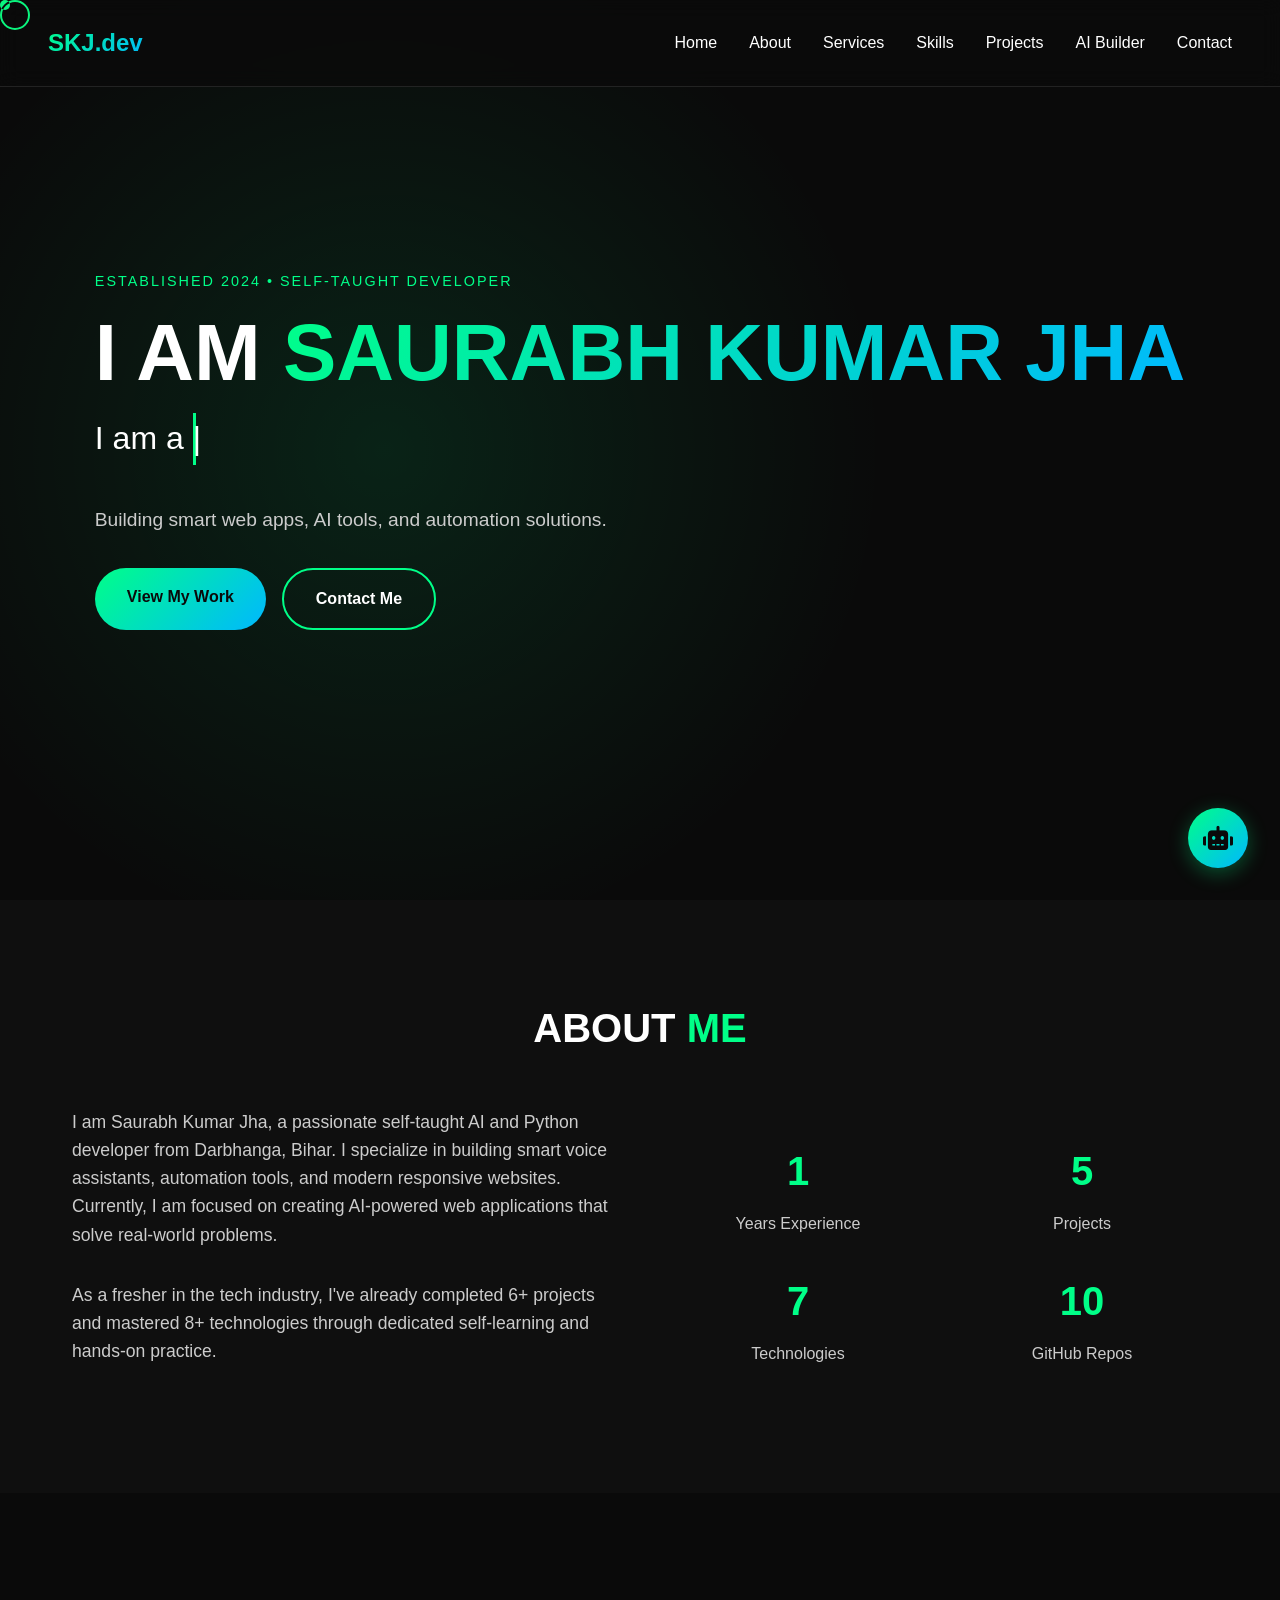
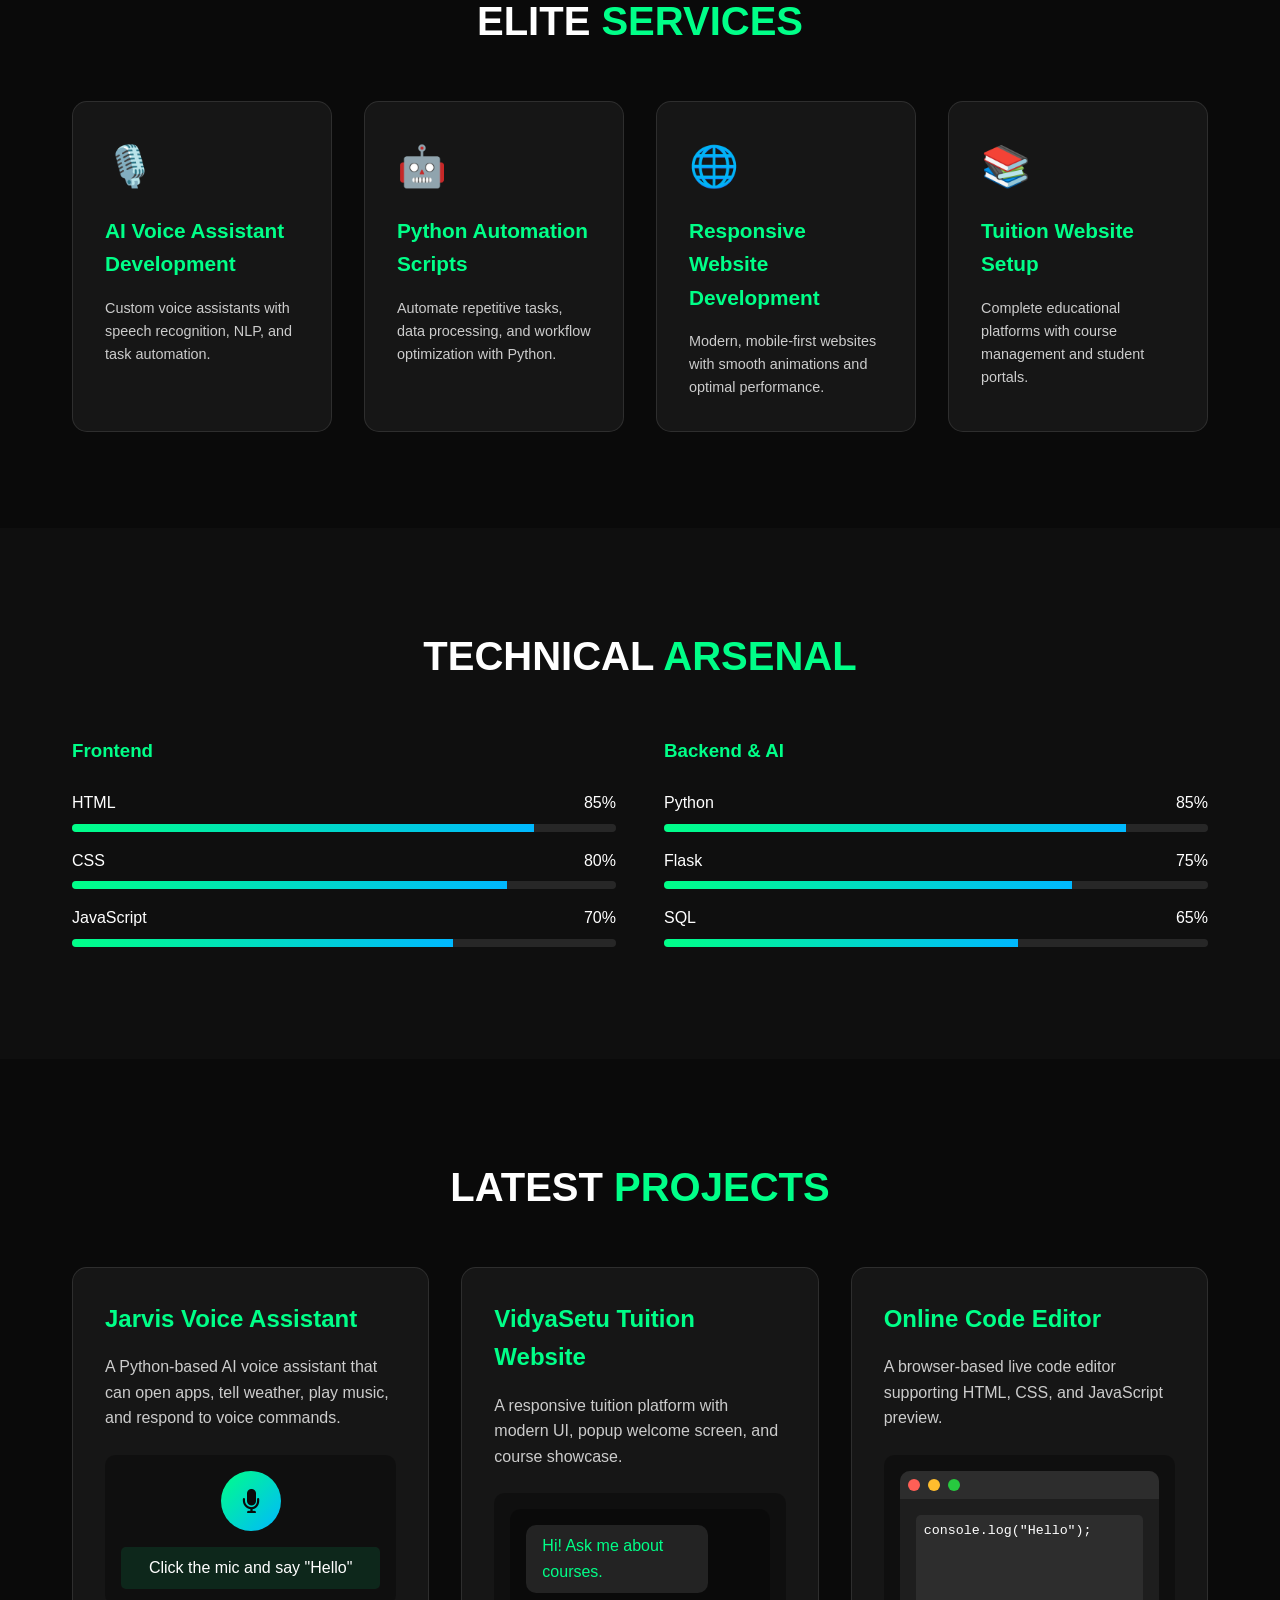
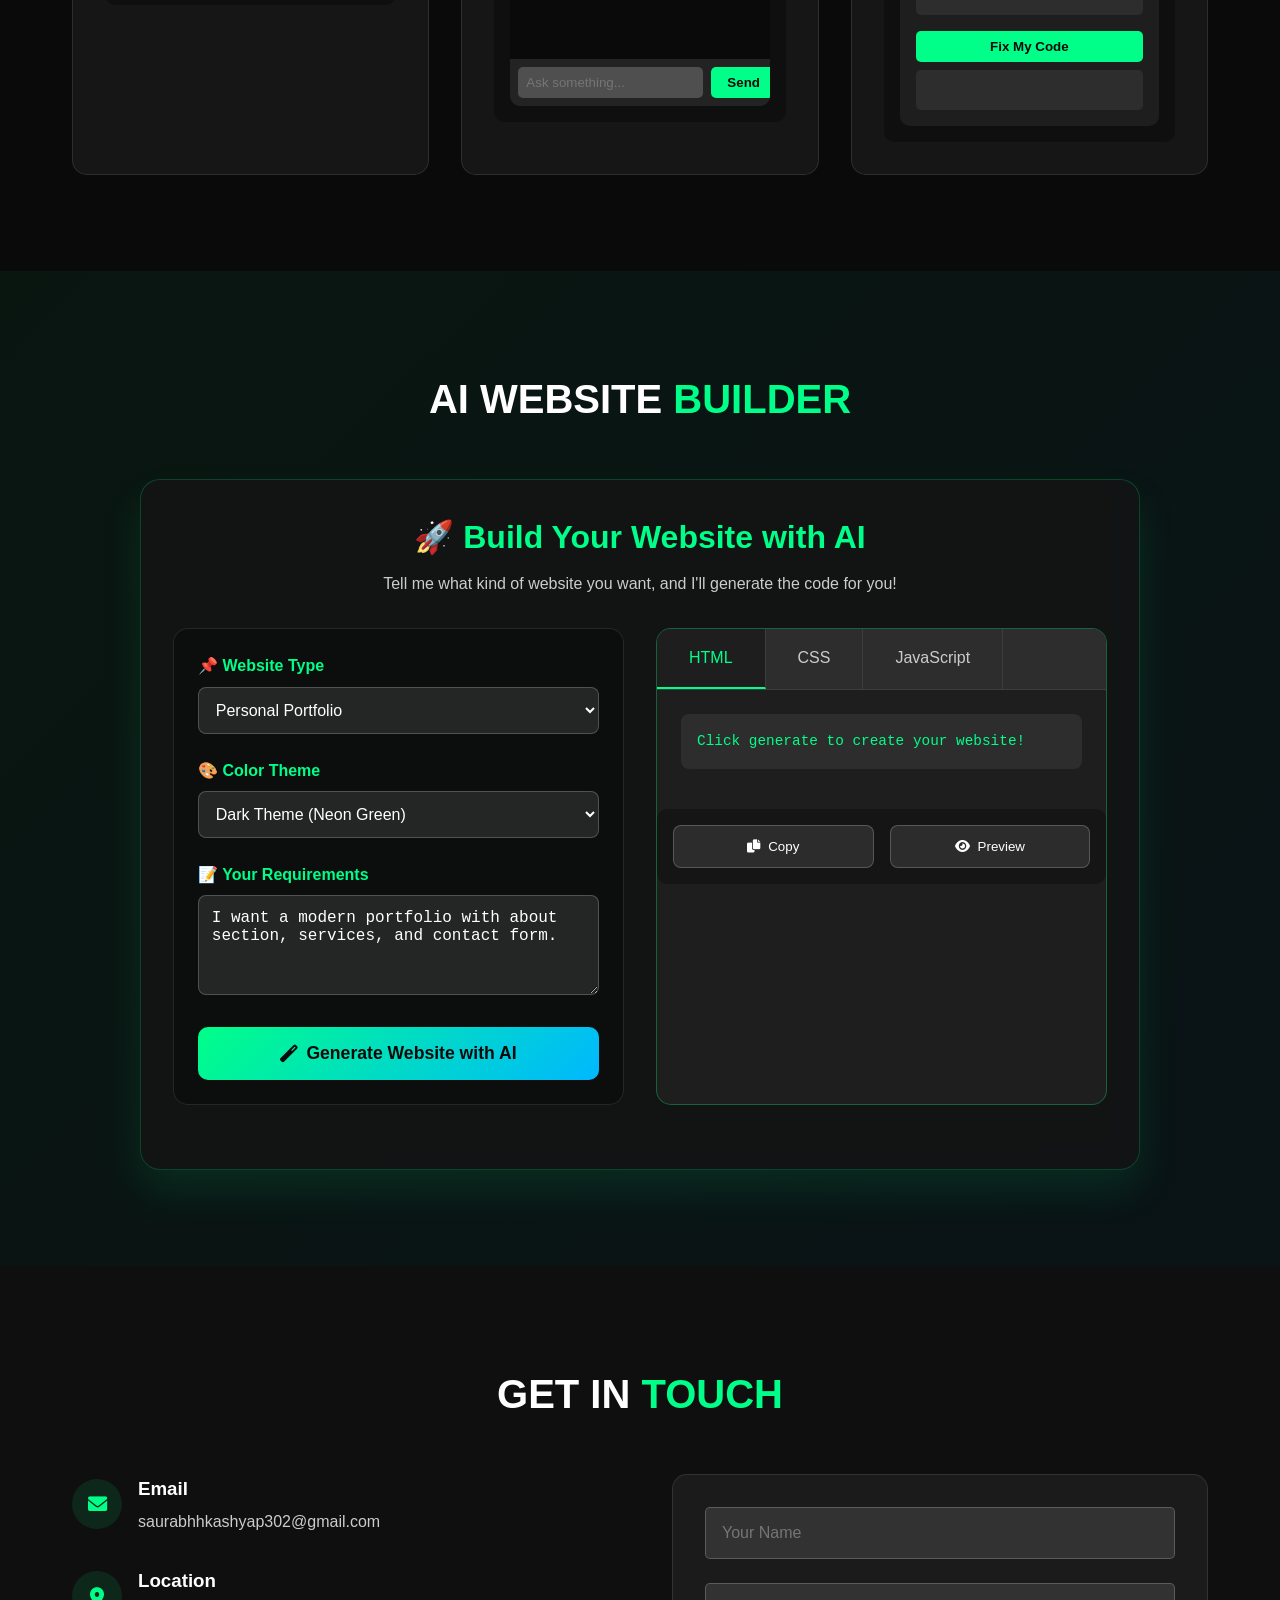
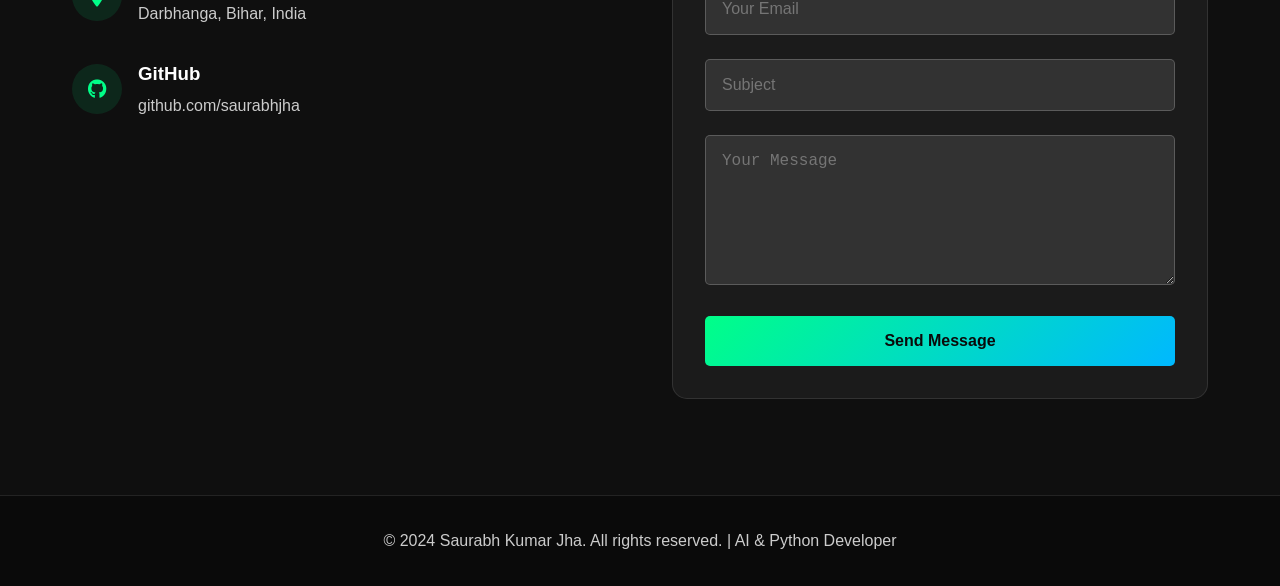
<file: index.html>
<!DOCTYPE html>
<html lang="en">
<head>
    <meta charset="UTF-8">
    <meta name="viewport" content="width=device-width, initial-scale=1.0">
    <title>Saurabh Kumar Jha - AI & Python Developer</title>
    <link rel="stylesheet" href="style.css">
    <link rel="stylesheet" href="https://cdnjs.cloudflare.com/ajax/libs/font-awesome/6.0.0/css/all.min.css">
</head>
<body>
    <!-- Custom Cursor -->
    <div class="cursor"></div>
    <div class="cursor-follower"></div>

    <!-- Navigation -->
    <nav>
        <div class="logo">SKJ.dev</div>
        <div class="nav-links">
            <a href="#home">Home</a>
            <a href="#about">About</a>
            <a href="#services">Services</a>
            <a href="#skills">Skills</a>
            <a href="#projects">Projects</a>
            <a href="#ai-builder">AI Builder</a>
            <a href="#contact">Contact</a>
        </div>
    </nav>

    <!-- AI Chat Widget -->
    <div class="ai-widget">
        <div class="ai-widget-button" id="aiWidgetButton">
            <i class="fas fa-robot"></i>
        </div>
        <div class="ai-chat-box" id="aiChatBox">
            <div class="chat-header">
                <h3>Ask Saurabh AI</h3>
                <span class="close-chat" id="closeChat">×</span>
            </div>
            <div class="chat-messages" id="chatMessages">
                <div class="message bot-message">Hi! I'm Saurabh's AI assistant. Ask me anything!</div>
            </div>
            <div class="chat-input">
                <input type="text" id="chatInput" placeholder="Type your message...">
                <button id="sendMessage">Send</button>
            </div>
        </div>
    </div>

    <!-- Hero Section -->
    <section class="hero" id="home">
        <div class="container">
            <div class="hero-content">
                <div class="established">ESTABLISHED 2024 • SELF-TAUGHT DEVELOPER</div>
                <h1>I AM <span>SAURABH KUMAR JHA</span></h1>
                <div class="dynamic-text">
                    I am a <span class="typed-text"></span><span class="cursor-typed">|</span>
                </div>
                <p class="hero-tagline">Building smart web apps, AI tools, and automation solutions.</p>
                <div class="hero-buttons">
                    <a href="#projects" class="btn btn-primary">View My Work</a>
                    <a href="#contact" class="btn btn-outline">Contact Me</a>
                </div>
            </div>
        </div>
    </section>

    <!-- About Section -->
    <section class="about" id="about">
        <div class="container">
            <h2 class="section-title">ABOUT <span>ME</span></h2>
            <div class="about-content">
                <div class="about-text">
                    <p>I am Saurabh Kumar Jha, a passionate self-taught AI and Python developer from Darbhanga, Bihar. I specialize in building smart voice assistants, automation tools, and modern responsive websites. Currently, I am focused on creating AI-powered web applications that solve real-world problems.</p>
                    <p>As a fresher in the tech industry, I've already completed 6+ projects and mastered 8+ technologies through dedicated self-learning and hands-on practice.</p>
                </div>
                <div class="stats-grid">
                    <div class="stat-item">
                        <div class="stat-number" data-target="1">0</div>
                        <div class="stat-label">Years Experience</div>
                    </div>
                    <div class="stat-item">
                        <div class="stat-number" data-target="6">0</div>
                        <div class="stat-label">Projects</div>
                    </div>
                    <div class="stat-item">
                        <div class="stat-number" data-target="8">0</div>
                        <div class="stat-label">Technologies</div>
                    </div>
                    <div class="stat-item">
                        <div class="stat-number" data-target="12">0</div>
                        <div class="stat-label">GitHub Repos</div>
                    </div>
                </div>
            </div>
        </div>
    </section>

    <!-- Services Section -->
    <section class="services" id="services">
        <div class="container">
            <h2 class="section-title">ELITE <span>SERVICES</span></h2>
            <div class="services-grid">
                <div class="service-card">
                    <div class="service-icon">🎙️</div>
                    <h3>AI Voice Assistant Development</h3>
                    <p>Custom voice assistants with speech recognition, NLP, and task automation.</p>
                </div>
                <div class="service-card">
                    <div class="service-icon">🤖</div>
                    <h3>Python Automation Scripts</h3>
                    <p>Automate repetitive tasks, data processing, and workflow optimization with Python.</p>
                </div>
                <div class="service-card">
                    <div class="service-icon">🌐</div>
                    <h3>Responsive Website Development</h3>
                    <p>Modern, mobile-first websites with smooth animations and optimal performance.</p>
                </div>
                <div class="service-card">
                    <div class="service-icon">📚</div>
                    <h3>Tuition Website Setup</h3>
                    <p>Complete educational platforms with course management and student portals.</p>
                </div>
            </div>
        </div>
    </section>

    <!-- Skills Section -->
    <section class="skills" id="skills">
        <div class="container">
            <h2 class="section-title">TECHNICAL <span>ARSENAL</span></h2>
            <div class="skills-grid">
                <div class="skill-category">
                    <h3>Frontend</h3>
                    <div class="skill-item">
                        <div class="skill-info">
                            <span>HTML</span>
                            <span>85%</span>
                        </div>
                        <div class="skill-bar">
                            <div class="skill-progress" data-width="85"></div>
                        </div>
                    </div>
                    <div class="skill-item">
                        <div class="skill-info">
                            <span>CSS</span>
                            <span>80%</span>
                        </div>
                        <div class="skill-bar">
                            <div class="skill-progress" data-width="80"></div>
                        </div>
                    </div>
                    <div class="skill-item">
                        <div class="skill-info">
                            <span>JavaScript</span>
                            <span>70%</span>
                        </div>
                        <div class="skill-bar">
                            <div class="skill-progress" data-width="70"></div>
                        </div>
                    </div>
                </div>
                <div class="skill-category">
                    <h3>Backend & AI</h3>
                    <div class="skill-item">
                        <div class="skill-info">
                            <span>Python</span>
                            <span>85%</span>
                        </div>
                        <div class="skill-bar">
                            <div class="skill-progress" data-width="85"></div>
                        </div>
                    </div>
                    <div class="skill-item">
                        <div class="skill-info">
                            <span>Flask</span>
                            <span>75%</span>
                        </div>
                        <div class="skill-bar">
                            <div class="skill-progress" data-width="75"></div>
                        </div>
                    </div>
                    <div class="skill-item">
                        <div class="skill-info">
                            <span>SQL</span>
                            <span>65%</span>
                        </div>
                        <div class="skill-bar">
                            <div class="skill-progress" data-width="65"></div>
                        </div>
                    </div>
                </div>
            </div>
        </div>
    </section>

    <!-- Projects Section -->
    <section class="projects" id="projects">
        <div class="container">
            <h2 class="section-title">LATEST <span>PROJECTS</span></h2>
            <div class="projects-grid">
                <!-- Project 1: Jarvis Voice Assistant -->
                <div class="project-card">
                    <div class="project-content">
                        <h3>Jarvis Voice Assistant</h3>
                        <p>A Python-based AI voice assistant that can open apps, tell weather, play music, and respond to voice commands.</p>
                        <div class="ai-demo-area">
                            <div class="mic-demo">
                                <div class="mic-button" id="micButton">
                                    <i class="fas fa-microphone"></i>
                                </div>
                                <div class="mic-response" id="micResponse">
                                    Click the mic and say "Hello"
                                </div>
                            </div>
                        </div>
                    </div>
                </div>

                <!-- Project 2: VidyaSetu Tuition Website -->
                <div class="project-card">
                    <div class="project-content">
                        <h3>VidyaSetu Tuition Website</h3>
                        <p>A responsive tuition platform with modern UI, popup welcome screen, and course showcase.</p>
                        <div class="ai-demo-area">
                            <div class="chatbot-demo">
                                <div class="demo-chat-messages" id="demoChatMessages">
                                    <div class="message bot-message">Hi! Ask me about courses.</div>
                                </div>
                                <div class="demo-chat-input">
                                    <input type="text" id="demoChatInput" placeholder="Ask something...">
                                    <button id="sendDemoMessage">Send</button>
                                </div>
                            </div>
                        </div>
                    </div>
                </div>

                <!-- Project 3: Online Code Editor -->
                <div class="project-card">
                    <div class="project-content">
                        <h3>Online Code Editor</h3>
                        <p>A browser-based live code editor supporting HTML, CSS, and JavaScript preview.</p>
                        <div class="ai-demo-area">
                            <div class="code-editor-demo">
                                <div class="editor-header">
                                    <span class="editor-dot red"></span>
                                    <span class="editor-dot yellow"></span>
                                    <span class="editor-dot green"></span>
                                </div>
                                <div class="editor-content">
                                    <textarea id="codeInput" placeholder="Write code here...">console.log("Hello");</textarea>
                                    <button class="fix-code-btn" id="fixCodeBtn">Fix My Code</button>
                                    <div class="fixed-code" id="fixedCode"></div>
                                </div>
                            </div>
                        </div>
                    </div>
                </div>
            </div>
        </div>
    </section>

    <!-- AI Website Builder Section -->
    <section class="ai-builder" id="ai-builder">
        <div class="container">
            <h2 class="section-title">AI WEBSITE <span>BUILDER</span></h2>
            <div class="builder-container">
                <div class="builder-header">
                    <h3>🚀 Build Your Website with AI</h3>
                    <p>Tell me what kind of website you want, and I'll generate the code for you!</p>
                </div>

                <div class="builder-input-section">
                    <!-- Requirement Form -->
                    <div class="requirement-form">
                        <div class="form-group">
                            <label>📌 Website Type</label>
                            <select id="websiteType">
                                <option value="portfolio">Personal Portfolio</option>
                                <option value="business">Business Website</option>
                                <option value="landing">Landing Page</option>
                                <option value="blog">Blog</option>
                                <option value="education">Education Website</option>
                            </select>
                        </div>

                        <div class="form-group">
                            <label>🎨 Color Theme</label>
                            <select id="colorTheme">
                                <option value="dark">Dark Theme (Neon Green)</option>
                                <option value="light">Light Theme</option>
                                <option value="blue">Blue Ocean</option>
                                <option value="purple">Purple Haze</option>
                            </select>
                        </div>

                        <div class="form-group">
                            <label>📝 Your Requirements</label>
                            <textarea id="requirements" placeholder="Example: I want a modern portfolio with about section, services, and contact form...">I want a modern portfolio with about section, services, and contact form.</textarea>
                        </div>

                        <button class="generate-btn" id="generateWebsite">
                            <i class="fas fa-magic"></i>
                            Generate Website with AI
                        </button>
                    </div>

                    <!-- Generated Code Display -->
                    <div class="generated-code">
                        <div class="code-tabs">
                            <div class="code-tab active" data-tab="html">HTML</div>
                            <div class="code-tab" data-tab="css">CSS</div>
                            <div class="code-tab" data-tab="js">JavaScript</div>
                        </div>
                        
                        <div class="code-panel active" id="htmlPanel">
                            <pre id="htmlCode">Click generate to create your website!</pre>
                        </div>
                        
                        <div class="code-panel" id="cssPanel">
                            <pre id="cssCode">Click generate to create your website!</pre>
                        </div>
                        
                        <div class="code-panel" id="jsPanel">
                            <pre id="jsCode">Click generate to create your website!</pre>
                        </div>

                        <div class="code-actions">
                            <button class="code-action-btn" id="copyCode">
                                <i class="fas fa-copy"></i> Copy
                            </button>
                            <button class="code-action-btn" id="previewCode">
                                <i class="fas fa-eye"></i> Preview
                            </button>
                        </div>
                    </div>
                </div>

                <!-- Live Preview Section -->
                <div class="live-preview" id="livePreview">
                    <div class="preview-header">
                        <h4>Live Preview</h4>
                        <span class="preview-close" id="closePreview">×</span>
                    </div>
                    <iframe class="preview-frame" id="previewFrame"></iframe>
                </div>
            </div>
        </div>
    </section>

    <!-- Contact Section -->
    <section class="contact" id="contact">
        <div class="container">
            <h2 class="section-title">GET IN <span>TOUCH</span></h2>
            <div class="contact-content">
                <div class="contact-info">
                    <div class="contact-item">
                        <div class="contact-icon">
                            <i class="fas fa-envelope"></i>
                        </div>
                        <div class="contact-text">
                            <h3>Email</h3>
                            <a href="mailto:saurabhhkashyap302@gmail.com">saurabhhkashyap302@gmail.com</a>
                        </div>
                    </div>
                    <div class="contact-item">
                        <div class="contact-icon">
                            <i class="fas fa-map-marker-alt"></i>
                        </div>
                        <div class="contact-text">
                            <h3>Location</h3>
                            <p>Darbhanga, Bihar, India</p>
                        </div>
                    </div>
                    <div class="contact-item">
                        <div class="contact-icon">
                            <i class="fab fa-github"></i>
                        </div>
                        <div class="contact-text">
                            <h3>GitHub</h3>
                            <a href="#">github.com/saurabhjha</a>
                        </div>
                    </div>
                </div>
                <div class="contact-form">
                    <form id="contactForm">
                        <!-- FormSubmit Hidden Fields -->
                        <input type="hidden" name="_subject" value="New message from Saurabh's Portfolio!">
                        <input type="hidden" name="_captcha" value="false">
                        <input type="hidden" name="_template" value="table">
                        
                        <div class="form-group">
                            <input type="text" id="name" name="name" placeholder="Your Name" required>
                        </div>
                        <div class="form-group">
                            <input type="email" id="email" name="email" placeholder="Your Email" required>
                        </div>
                        <div class="form-group">
                            <input type="text" id="subject" name="subject" placeholder="Subject" required>
                            <div class="subject-suggestion" id="subjectSuggestion"></div>
                        </div>
                        <div class="form-group">
                            <textarea id="message" name="message" placeholder="Your Message" required></textarea>
                        </div>
                        <button type="submit" class="submit-btn">Send Message</button>
                    </form>
                </div>
            </div>
        </div>
    </section>

    <!-- Footer -->
    <footer>
        <div class="container">
            <p>© 2024 Saurabh Kumar Jha. All rights reserved. | AI & Python Developer</p>
        </div>
    </footer>

    <script src="script.js"></script>
</body>
</html>
</file>
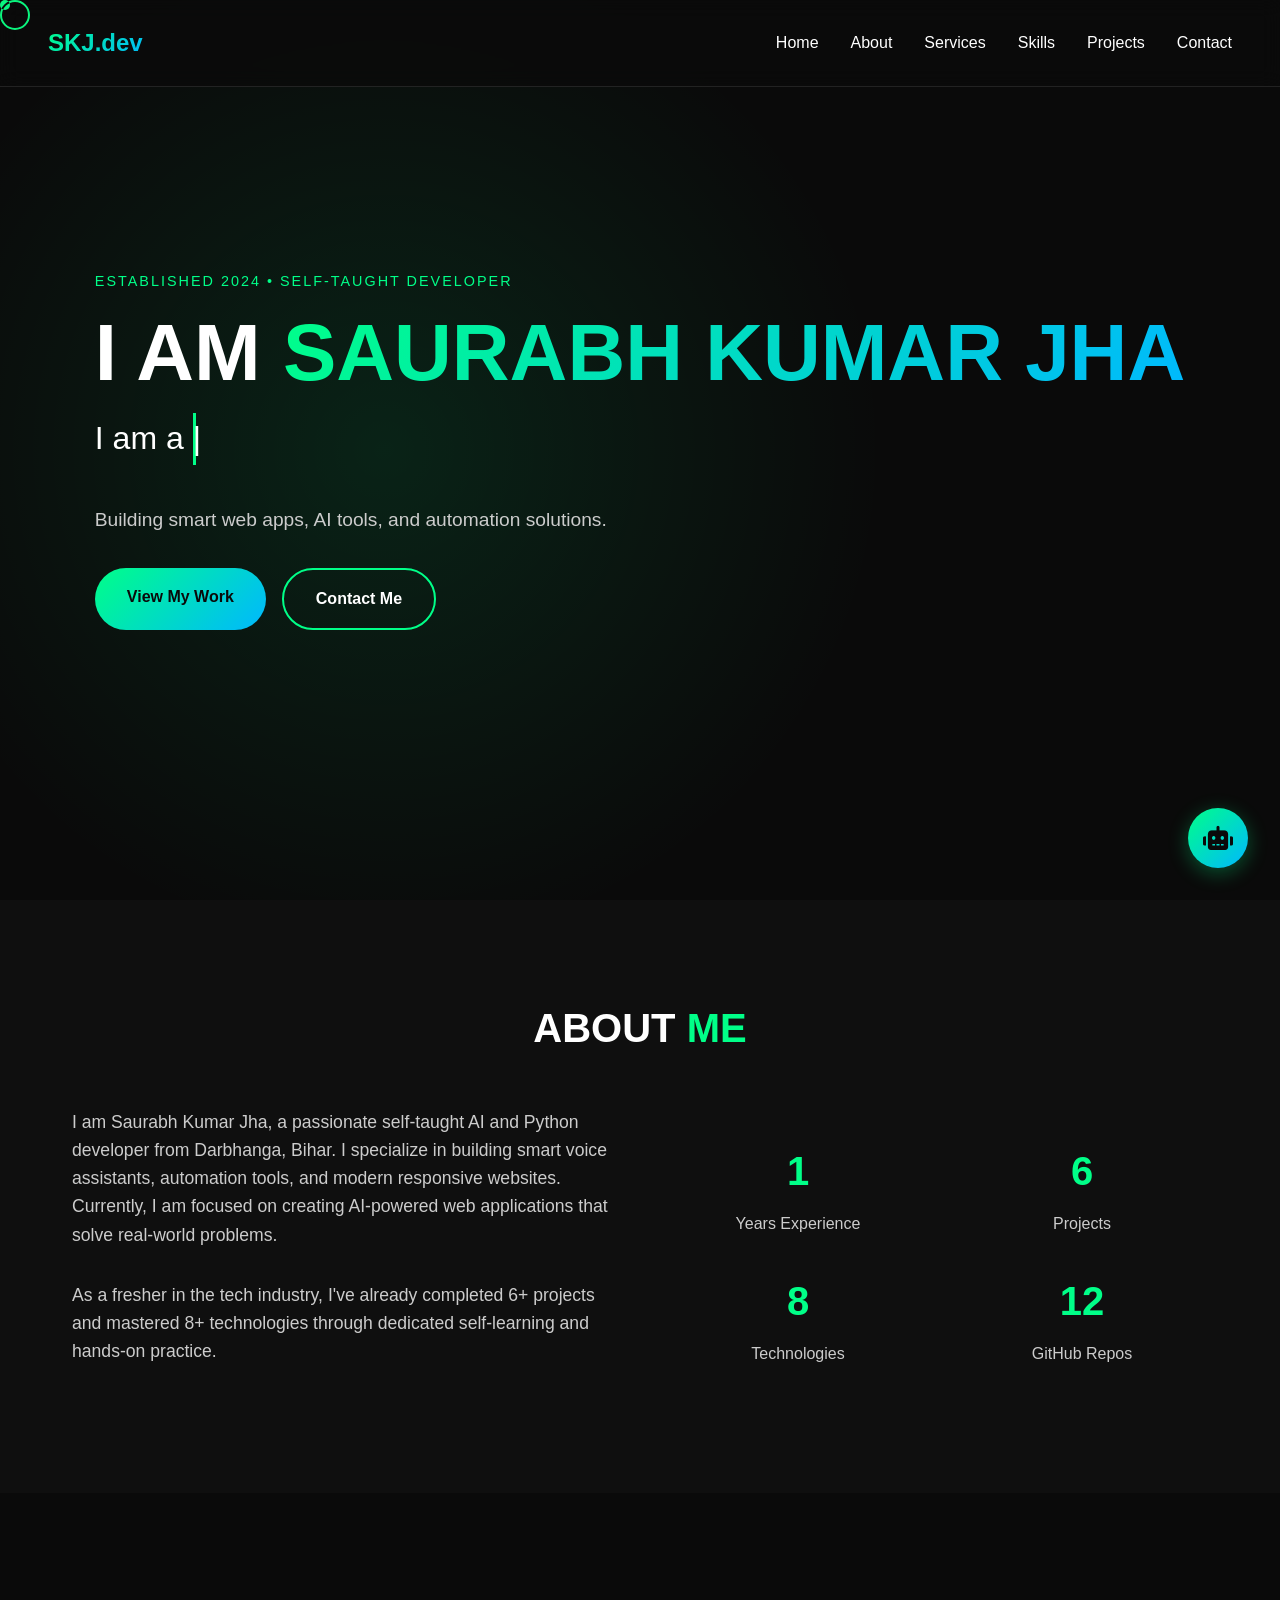
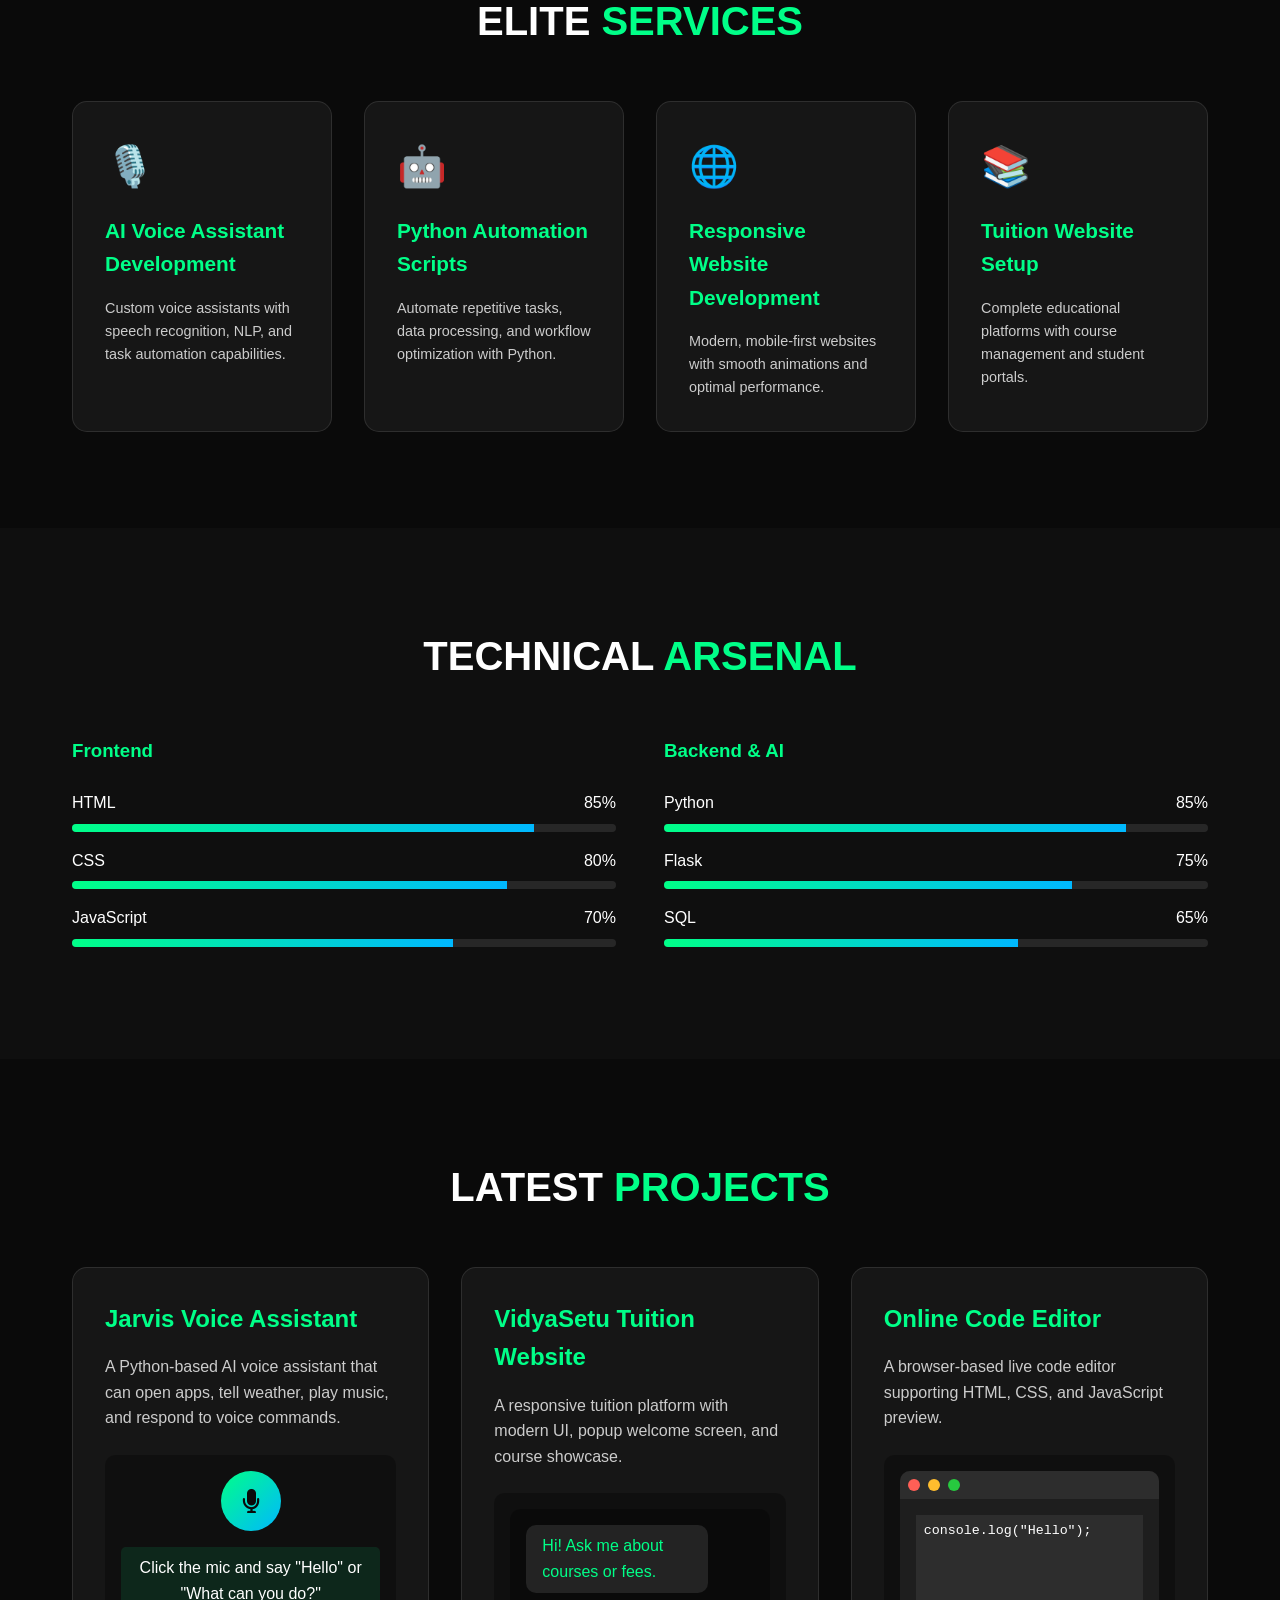
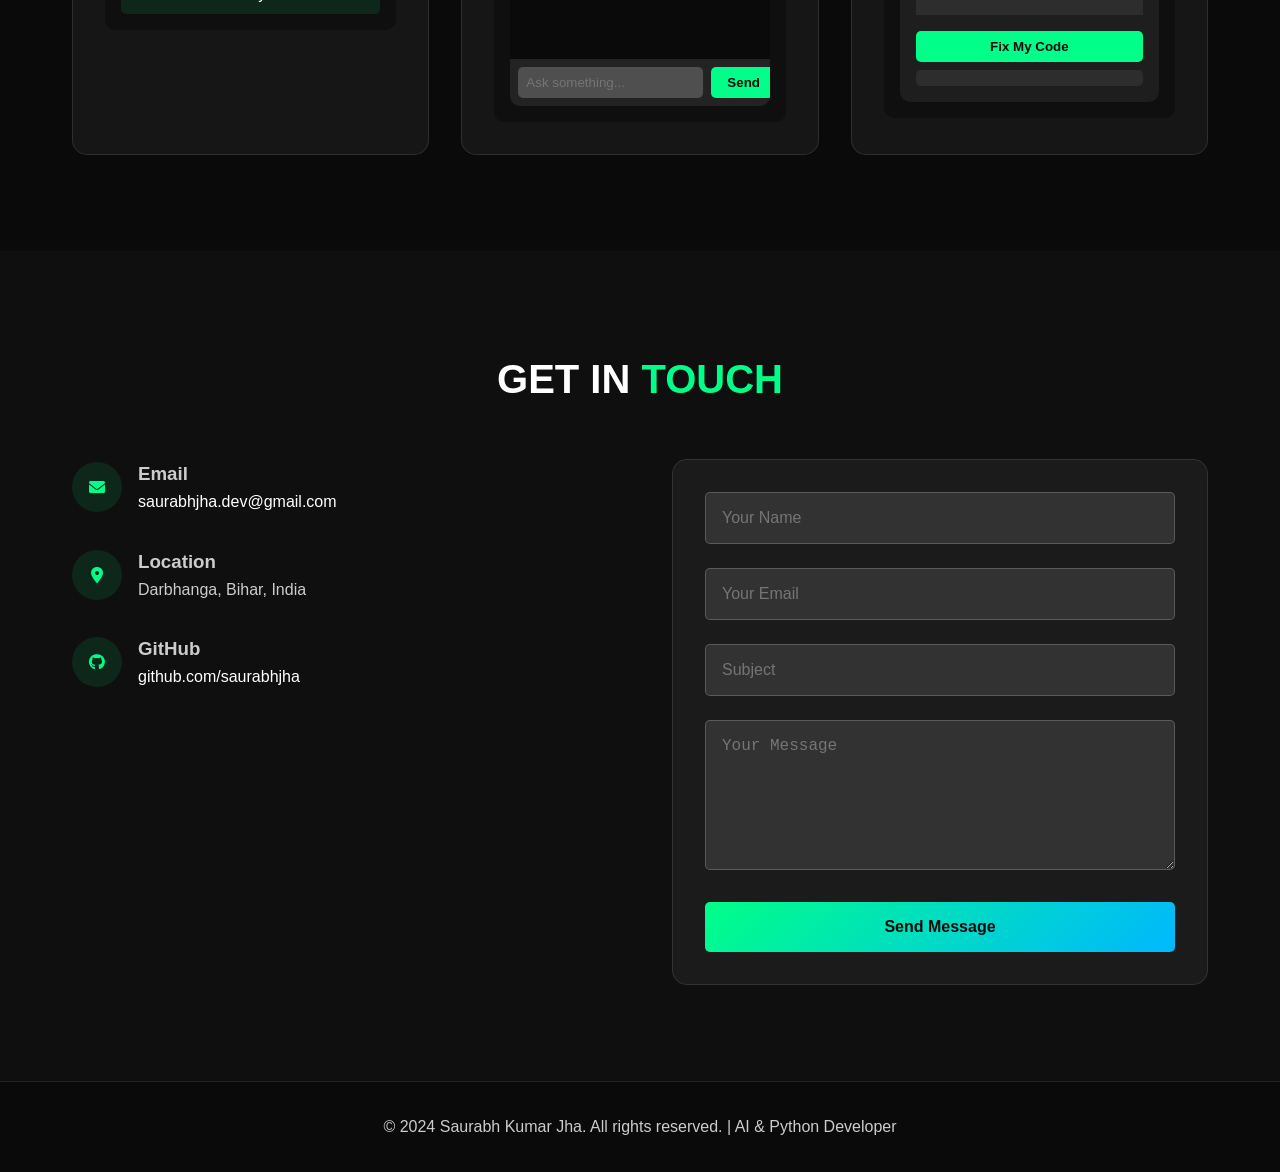
<file: deepseek_html_20260225_2684cc.html>
<!DOCTYPE html>
<html lang="en">
<head>
    <meta charset="UTF-8">
    <meta name="viewport" content="width=device-width, initial-scale=1.0">
    <title>Saurabh Kumar Jha - AI & Python Developer</title>
    <style>
        /* Reset and Base Styles */
        * {
            margin: 0;
            padding: 0;
            box-sizing: border-box;
        }

        body {
            font-family: 'Inter', -apple-system, BlinkMacSystemFont, 'Segoe UI', Roboto, Oxygen, Ubuntu, Cantarell, sans-serif;
            background-color: #0a0a0a;
            color: #ffffff;
            line-height: 1.6;
            overflow-x: hidden;
        }

        /* Custom Cursor */
        .cursor {
            width: 10px;
            height: 10px;
            background: #00ff88;
            border-radius: 50%;
            position: fixed;
            pointer-events: none;
            z-index: 9999;
            transition: transform 0.2s;
            mix-blend-mode: difference;
        }

        .cursor-follower {
            width: 30px;
            height: 30px;
            border: 2px solid #00ff88;
            border-radius: 50%;
            position: fixed;
            pointer-events: none;
            z-index: 9998;
            transition: transform 0.3s;
            mix-blend-mode: difference;
        }

        /* Navigation */
        nav {
            position: fixed;
            top: 0;
            width: 100%;
            padding: 1.5rem 3rem;
            display: flex;
            justify-content: space-between;
            align-items: center;
            z-index: 100;
            backdrop-filter: blur(10px);
            background: rgba(10, 10, 10, 0.8);
            border-bottom: 1px solid rgba(255, 255, 255, 0.1);
        }

        .logo {
            font-size: 1.5rem;
            font-weight: 700;
            background: linear-gradient(135deg, #00ff88, #00b8ff);
            -webkit-background-clip: text;
            -webkit-text-fill-color: transparent;
        }

        .nav-links {
            display: flex;
            gap: 2rem;
        }

        .nav-links a {
            color: #ffffff;
            text-decoration: none;
            font-size: 1rem;
            transition: color 0.3s;
            position: relative;
        }

        .nav-links a::after {
            content: '';
            position: absolute;
            bottom: -5px;
            left: 0;
            width: 0;
            height: 2px;
            background: #00ff88;
            transition: width 0.3s;
        }

        .nav-links a:hover::after {
            width: 100%;
        }

        /* Main Container */
        .container {
            max-width: 1200px;
            margin: 0 auto;
            padding: 0 2rem;
        }

        /* Hero Section */
        .hero {
            min-height: 100vh;
            display: flex;
            align-items: center;
            position: relative;
            overflow: hidden;
        }

        .hero::before {
            content: '';
            position: absolute;
            width: 100%;
            height: 100%;
            background: radial-gradient(circle at 30% 50%, rgba(0, 255, 136, 0.1) 0%, transparent 50%);
            pointer-events: none;
        }

        .hero-content {
            position: relative;
            z-index: 2;
        }

        .established {
            font-size: 0.9rem;
            color: #00ff88;
            letter-spacing: 2px;
            margin-bottom: 1rem;
            opacity: 0;
            animation: fadeInUp 0.8s forwards;
        }

        .hero h1 {
            font-size: 5rem;
            font-weight: 700;
            line-height: 1.1;
            margin-bottom: 1rem;
            opacity: 0;
            animation: fadeInUp 0.8s 0.2s forwards;
        }

        .hero h1 span {
            background: linear-gradient(135deg, #00ff88, #00b8ff);
            -webkit-background-clip: text;
            -webkit-text-fill-color: transparent;
        }

        .dynamic-text {
            font-size: 2rem;
            margin-bottom: 2rem;
            height: 60px;
            opacity: 0;
            animation: fadeInUp 0.8s 0.4s forwards;
        }

        .typed-text {
            color: #00ff88;
            font-weight: 600;
        }

        .cursor-typed {
            display: inline-block;
            width: 3px;
            background-color: #00ff88;
            animation: blink 1s infinite;
        }

        @keyframes blink {
            0%, 100% { opacity: 1; }
            50% { opacity: 0; }
        }

        .hero-buttons {
            display: flex;
            gap: 1rem;
            margin-top: 2rem;
            opacity: 0;
            animation: fadeInUp 0.8s 0.6s forwards;
        }

        .btn {
            padding: 1rem 2rem;
            border-radius: 50px;
            font-weight: 600;
            text-decoration: none;
            transition: transform 0.3s, box-shadow 0.3s;
            cursor: pointer;
        }

        .btn-primary {
            background: linear-gradient(135deg, #00ff88, #00b8ff);
            color: #0a0a0a;
        }

        .btn-primary:hover {
            transform: translateY(-3px);
            box-shadow: 0 10px 20px rgba(0, 255, 136, 0.3);
        }

        .btn-outline {
            border: 2px solid #00ff88;
            color: #ffffff;
        }

        .btn-outline:hover {
            background: rgba(0, 255, 136, 0.1);
            transform: translateY(-3px);
        }

        /* AI Chat Widget */
        .ai-widget {
            position: fixed;
            bottom: 2rem;
            right: 2rem;
            z-index: 1000;
        }

        .ai-widget-button {
            width: 60px;
            height: 60px;
            background: linear-gradient(135deg, #00ff88, #00b8ff);
            border-radius: 50%;
            display: flex;
            align-items: center;
            justify-content: center;
            cursor: pointer;
            box-shadow: 0 5px 20px rgba(0, 255, 136, 0.3);
            transition: transform 0.3s;
        }

        .ai-widget-button:hover {
            transform: scale(1.1);
        }

        .ai-widget-button i {
            font-size: 1.5rem;
            color: #0a0a0a;
        }

        .ai-chat-box {
            position: absolute;
            bottom: 80px;
            right: 0;
            width: 300px;
            background: rgba(20, 20, 20, 0.95);
            border: 1px solid rgba(255, 255, 255, 0.1);
            border-radius: 15px;
            backdrop-filter: blur(10px);
            display: none;
            overflow: hidden;
        }

        .ai-chat-box.active {
            display: block;
            animation: slideIn 0.3s;
        }

        @keyframes slideIn {
            from {
                opacity: 0;
                transform: translateY(20px);
            }
            to {
                opacity: 1;
                transform: translateY(0);
            }
        }

        .chat-header {
            padding: 1rem;
            background: rgba(0, 255, 136, 0.1);
            border-bottom: 1px solid rgba(255, 255, 255, 0.1);
            display: flex;
            justify-content: space-between;
            align-items: center;
        }

        .chat-header h3 {
            color: #00ff88;
        }

        .close-chat {
            cursor: pointer;
            font-size: 1.2rem;
        }

        .chat-messages {
            height: 200px;
            padding: 1rem;
            overflow-y: auto;
        }

        .message {
            margin-bottom: 1rem;
            padding: 0.5rem 1rem;
            border-radius: 10px;
            max-width: 80%;
        }

        .user-message {
            background: rgba(0, 255, 136, 0.2);
            margin-left: auto;
            color: #ffffff;
        }

        .bot-message {
            background: rgba(255, 255, 255, 0.1);
            margin-right: auto;
            color: #00ff88;
        }

        .chat-input {
            padding: 1rem;
            border-top: 1px solid rgba(255, 255, 255, 0.1);
            display: flex;
            gap: 0.5rem;
        }

        .chat-input input {
            flex: 1;
            padding: 0.5rem;
            background: rgba(255, 255, 255, 0.1);
            border: 1px solid rgba(255, 255, 255, 0.2);
            border-radius: 5px;
            color: #ffffff;
        }

        .chat-input button {
            padding: 0.5rem 1rem;
            background: #00ff88;
            border: none;
            border-radius: 5px;
            color: #0a0a0a;
            cursor: pointer;
            font-weight: 600;
        }

        /* About Section */
        .about {
            padding: 6rem 0;
            background: rgba(255, 255, 255, 0.02);
        }

        .section-title {
            font-size: 2.5rem;
            margin-bottom: 3rem;
            text-align: center;
        }

        .section-title span {
            color: #00ff88;
        }

        .about-content {
            display: grid;
            grid-template-columns: 1fr 1fr;
            gap: 4rem;
            align-items: center;
        }

        .about-text p {
            font-size: 1.1rem;
            color: #cccccc;
            margin-bottom: 2rem;
        }

        .stats-grid {
            display: grid;
            grid-template-columns: repeat(2, 1fr);
            gap: 2rem;
        }

        .stat-item {
            text-align: center;
        }

        .stat-number {
            font-size: 2.5rem;
            font-weight: 700;
            color: #00ff88;
            margin-bottom: 0.5rem;
        }

        .stat-label {
            color: #cccccc;
        }

        /* Services Section */
        .services {
            padding: 6rem 0;
        }

        .services-grid {
            display: grid;
            grid-template-columns: repeat(auto-fit, minmax(250px, 1fr));
            gap: 2rem;
        }

        .service-card {
            background: rgba(255, 255, 255, 0.05);
            padding: 2rem;
            border-radius: 15px;
            transition: transform 0.3s, box-shadow 0.3s;
            cursor: pointer;
            border: 1px solid rgba(255, 255, 255, 0.1);
        }

        .service-card:hover {
            transform: translateY(-10px);
            box-shadow: 0 20px 40px rgba(0, 255, 136, 0.1);
            border-color: #00ff88;
        }

        .service-icon {
            font-size: 2.5rem;
            margin-bottom: 1rem;
        }

        .service-card h3 {
            font-size: 1.3rem;
            margin-bottom: 1rem;
            color: #00ff88;
        }

        .service-card p {
            color: #cccccc;
            font-size: 0.9rem;
        }

        .ai-demo-preview {
            margin-top: 1rem;
            padding: 1rem;
            background: rgba(0, 255, 136, 0.1);
            border-radius: 10px;
            display: none;
        }

        .service-card:hover .ai-demo-preview {
            display: block;
            animation: fadeIn 0.3s;
        }

        /* Skills Section */
        .skills {
            padding: 6rem 0;
            background: rgba(255, 255, 255, 0.02);
        }

        .skills-grid {
            display: grid;
            grid-template-columns: repeat(auto-fit, minmax(300px, 1fr));
            gap: 3rem;
        }

        .skill-category h3 {
            color: #00ff88;
            margin-bottom: 1.5rem;
        }

        .skill-item {
            margin-bottom: 1rem;
        }

        .skill-info {
            display: flex;
            justify-content: space-between;
            margin-bottom: 0.5rem;
        }

        .skill-bar {
            height: 8px;
            background: rgba(255, 255, 255, 0.1);
            border-radius: 10px;
            overflow: hidden;
        }

        .skill-progress {
            height: 100%;
            background: linear-gradient(90deg, #00ff88, #00b8ff);
            width: 0;
            transition: width 1.5s ease-in-out;
        }

        /* Projects Section */
        .projects {
            padding: 6rem 0;
        }

        .projects-grid {
            display: grid;
            grid-template-columns: repeat(auto-fit, minmax(350px, 1fr));
            gap: 2rem;
        }

        .project-card {
            background: rgba(255, 255, 255, 0.05);
            border-radius: 15px;
            overflow: hidden;
            border: 1px solid rgba(255, 255, 255, 0.1);
            transition: transform 0.3s;
        }

        .project-card:hover {
            transform: translateY(-10px);
            border-color: #00ff88;
        }

        .project-content {
            padding: 2rem;
        }

        .project-content h3 {
            font-size: 1.5rem;
            margin-bottom: 1rem;
            color: #00ff88;
        }

        .project-content p {
            color: #cccccc;
            margin-bottom: 1.5rem;
        }

        .ai-demo-area {
            background: rgba(0, 0, 0, 0.3);
            padding: 1rem;
            border-radius: 10px;
            margin-top: 1rem;
        }

        /* Jarvis Mic Demo */
        .mic-demo {
            text-align: center;
        }

        .mic-button {
            width: 60px;
            height: 60px;
            background: linear-gradient(135deg, #00ff88, #00b8ff);
            border-radius: 50%;
            display: flex;
            align-items: center;
            justify-content: center;
            margin: 0 auto 1rem;
            cursor: pointer;
            transition: transform 0.3s, box-shadow 0.3s;
        }

        .mic-button:hover {
            transform: scale(1.1);
            box-shadow: 0 0 30px rgba(0, 255, 136, 0.5);
        }

        .mic-button i {
            font-size: 1.5rem;
            color: #0a0a0a;
        }

        .mic-button.listening {
            animation: pulse 1s infinite;
        }

        @keyframes pulse {
            0% {
                box-shadow: 0 0 0 0 rgba(0, 255, 136, 0.7);
            }
            70% {
                box-shadow: 0 0 0 20px rgba(0, 255, 136, 0);
            }
            100% {
                box-shadow: 0 0 0 0 rgba(0, 255, 136, 0);
            }
        }

        .mic-response {
            margin-top: 1rem;
            padding: 0.5rem;
            background: rgba(0, 255, 136, 0.1);
            border-radius: 5px;
            min-height: 40px;
        }

        /* Chatbot Demo */
        .chatbot-demo {
            background: rgba(0, 0, 0, 0.3);
            border-radius: 10px;
            overflow: hidden;
        }

        .demo-chat-messages {
            height: 150px;
            padding: 1rem;
            overflow-y: auto;
        }

        .demo-chat-input {
            display: flex;
            padding: 0.5rem;
            background: rgba(255, 255, 255, 0.1);
        }

        .demo-chat-input input {
            flex: 1;
            padding: 0.5rem;
            background: rgba(255, 255, 255, 0.2);
            border: none;
            border-radius: 5px;
            color: #ffffff;
        }

        .demo-chat-input button {
            padding: 0.5rem 1rem;
            background: #00ff88;
            border: none;
            border-radius: 5px;
            margin-left: 0.5rem;
            cursor: pointer;
            color: #0a0a0a;
            font-weight: 600;
        }

        /* Code Editor Demo */
        .code-editor-demo {
            background: #1e1e1e;
            border-radius: 10px;
            overflow: hidden;
        }

        .editor-header {
            background: #2d2d2d;
            padding: 0.5rem;
            display: flex;
            gap: 0.5rem;
        }

        .editor-dot {
            width: 12px;
            height: 12px;
            border-radius: 50%;
        }

        .editor-dot.red { background: #ff5f56; }
        .editor-dot.yellow { background: #ffbd2e; }
        .editor-dot.green { background: #27c93f; }

        .editor-content {
            padding: 1rem;
        }

        .editor-content textarea {
            width: 100%;
            height: 100px;
            background: #2d2d2d;
            border: none;
            color: #ffffff;
            padding: 0.5rem;
            font-family: monospace;
            resize: none;
        }

        .fix-code-btn {
            margin-top: 0.5rem;
            padding: 0.5rem 1rem;
            background: #00ff88;
            border: none;
            border-radius: 5px;
            cursor: pointer;
            color: #0a0a0a;
            font-weight: 600;
            width: 100%;
        }

        .fixed-code {
            margin-top: 0.5rem;
            padding: 0.5rem;
            background: #2d2d2d;
            border-radius: 5px;
            font-family: monospace;
            font-size: 0.9rem;
            color: #00ff88;
        }

        /* Contact Section */
        .contact {
            padding: 6rem 0;
            background: rgba(255, 255, 255, 0.02);
        }

        .contact-content {
            display: grid;
            grid-template-columns: 1fr 1fr;
            gap: 4rem;
        }

        .contact-info {
            display: flex;
            flex-direction: column;
            gap: 2rem;
        }

        .contact-item {
            display: flex;
            align-items: center;
            gap: 1rem;
        }

        .contact-icon {
            width: 50px;
            height: 50px;
            background: rgba(0, 255, 136, 0.1);
            border-radius: 50%;
            display: flex;
            align-items: center;
            justify-content: center;
            color: #00ff88;
        }

        .contact-text {
            color: #cccccc;
        }

        .contact-text a {
            color: #ffffff;
            text-decoration: none;
            transition: color 0.3s;
        }

        .contact-text a:hover {
            color: #00ff88;
        }

        .contact-form {
            background: rgba(255, 255, 255, 0.05);
            padding: 2rem;
            border-radius: 15px;
            border: 1px solid rgba(255, 255, 255, 0.1);
        }

        .form-group {
            margin-bottom: 1.5rem;
        }

        .form-group input,
        .form-group textarea {
            width: 100%;
            padding: 1rem;
            background: rgba(255, 255, 255, 0.1);
            border: 1px solid rgba(255, 255, 255, 0.2);
            border-radius: 5px;
            color: #ffffff;
            font-size: 1rem;
        }

        .form-group textarea {
            height: 150px;
            resize: vertical;
        }

        .subject-suggestion {
            margin-top: 0.5rem;
            padding: 0.5rem;
            background: rgba(0, 255, 136, 0.1);
            border-radius: 5px;
            font-size: 0.9rem;
            color: #00ff88;
            display: none;
        }

        .submit-btn {
            width: 100%;
            padding: 1rem;
            background: linear-gradient(135deg, #00ff88, #00b8ff);
            border: none;
            border-radius: 5px;
            color: #0a0a0a;
            font-size: 1rem;
            font-weight: 600;
            cursor: pointer;
            transition: transform 0.3s;
        }

        .submit-btn:hover {
            transform: translateY(-3px);
        }

        /* Footer */
        footer {
            padding: 2rem 0;
            text-align: center;
            border-top: 1px solid rgba(255, 255, 255, 0.1);
            color: #cccccc;
        }

        /* Animations */
        @keyframes fadeInUp {
            from {
                opacity: 0;
                transform: translateY(30px);
            }
            to {
                opacity: 1;
                transform: translateY(0);
            }
        }

        @keyframes fadeIn {
            from { opacity: 0; }
            to { opacity: 1; }
        }

        /* Responsive Design */
        @media (max-width: 768px) {
            nav {
                padding: 1rem;
            }

            .nav-links {
                display: none;
            }

            .hero h1 {
                font-size: 3rem;
            }

            .dynamic-text {
                font-size: 1.5rem;
            }

            .about-content,
            .contact-content {
                grid-template-columns: 1fr;
                gap: 2rem;
            }

            .projects-grid {
                grid-template-columns: 1fr;
            }

            .ai-widget {
                bottom: 1rem;
                right: 1rem;
            }
        }
    </style>
    <!-- Font Awesome for icons -->
    <link rel="stylesheet" href="https://cdnjs.cloudflare.com/ajax/libs/font-awesome/6.0.0/css/all.min.css">
</head>
<body>
    <!-- Custom Cursor -->
    <div class="cursor"></div>
    <div class="cursor-follower"></div>

    <!-- Navigation -->
    <nav>
        <div class="logo">SKJ.dev</div>
        <div class="nav-links">
            <a href="#home">Home</a>
            <a href="#about">About</a>
            <a href="#services">Services</a>
            <a href="#skills">Skills</a>
            <a href="#projects">Projects</a>
            <a href="#contact">Contact</a>
        </div>
    </nav>

    <!-- AI Chat Widget -->
    <div class="ai-widget">
        <div class="ai-widget-button" id="aiWidgetButton">
            <i class="fas fa-robot"></i>
        </div>
        <div class="ai-chat-box" id="aiChatBox">
            <div class="chat-header">
                <h3>Ask Saurabh AI</h3>
                <span class="close-chat" id="closeChat">×</span>
            </div>
            <div class="chat-messages" id="chatMessages">
                <div class="message bot-message">Hi! I'm Saurabh's AI assistant. Ask me anything about his skills or projects!</div>
            </div>
            <div class="chat-input">
                <input type="text" id="chatInput" placeholder="Type your message...">
                <button id="sendMessage">Send</button>
            </div>
        </div>
    </div>

    <!-- Hero Section -->
    <section class="hero" id="home">
        <div class="container">
            <div class="hero-content">
                <div class="established">ESTABLISHED 2024 • SELF-TAUGHT DEVELOPER</div>
                <h1>I AM <span>SAURABH KUMAR JHA</span></h1>
                <div class="dynamic-text">
                    I am a <span class="typed-text"></span><span class="cursor-typed">|</span>
                </div>
                <p style="color: #cccccc; font-size: 1.2rem; margin-bottom: 2rem;">Building smart web apps, AI tools, and automation solutions.</p>
                <div class="hero-buttons">
                    <a href="#projects" class="btn btn-primary">View My Work</a>
                    <a href="#contact" class="btn btn-outline">Contact Me</a>
                </div>
            </div>
        </div>
    </section>

    <!-- About Section -->
    <section class="about" id="about">
        <div class="container">
            <h2 class="section-title">ABOUT <span>ME</span></h2>
            <div class="about-content">
                <div class="about-text">
                    <p>I am Saurabh Kumar Jha, a passionate self-taught AI and Python developer from Darbhanga, Bihar. I specialize in building smart voice assistants, automation tools, and modern responsive websites. Currently, I am focused on creating AI-powered web applications that solve real-world problems.</p>
                    <p>As a fresher in the tech industry, I've already completed 6+ projects and mastered 8+ technologies through dedicated self-learning and hands-on practice.</p>
                </div>
                <div class="stats-grid">
                    <div class="stat-item">
                        <div class="stat-number" data-target="1">0</div>
                        <div class="stat-label">Years Experience</div>
                    </div>
                    <div class="stat-item">
                        <div class="stat-number" data-target="6">0</div>
                        <div class="stat-label">Projects</div>
                    </div>
                    <div class="stat-item">
                        <div class="stat-number" data-target="8">0</div>
                        <div class="stat-label">Technologies</div>
                    </div>
                    <div class="stat-item">
                        <div class="stat-number" data-target="12">0</div>
                        <div class="stat-label">GitHub Repos</div>
                    </div>
                </div>
            </div>
        </div>
    </section>

    <!-- Services Section -->
    <section class="services" id="services">
        <div class="container">
            <h2 class="section-title">ELITE <span>SERVICES</span></h2>
            <div class="services-grid">
                <div class="service-card">
                    <div class="service-icon">🎙️</div>
                    <h3>AI Voice Assistant Development</h3>
                    <p>Custom voice assistants with speech recognition, NLP, and task automation capabilities.</p>
                    <div class="ai-demo-preview">
                        <i class="fas fa-microphone" style="color: #00ff88;"></i> Try voice demo in projects
                    </div>
                </div>
                <div class="service-card">
                    <div class="service-icon">🤖</div>
                    <h3>Python Automation Scripts</h3>
                    <p>Automate repetitive tasks, data processing, and workflow optimization with Python.</p>
                    <div class="ai-demo-preview">
                        <i class="fas fa-gear" style="color: #00ff88;"></i> 10+ automation scripts
                    </div>
                </div>
                <div class="service-card">
                    <div class="service-icon">🌐</div>
                    <h3>Responsive Website Development</h3>
                    <p>Modern, mobile-first websites with smooth animations and optimal performance.</p>
                    <div class="ai-demo-preview">
                        <i class="fas fa-code" style="color: #00ff88;"></i> Live preview available
                    </div>
                </div>
                <div class="service-card">
                    <div class="service-icon">📚</div>
                    <h3>Tuition Website Setup</h3>
                    <p>Complete educational platforms with course management and student portals.</p>
                    <div class="ai-demo-preview">
                        <i class="fas fa-graduation-cap" style="color: #00ff88;"></i> Try demo below
                    </div>
                </div>
            </div>
        </div>
    </section>

    <!-- Skills Section -->
    <section class="skills" id="skills">
        <div class="container">
            <h2 class="section-title">TECHNICAL <span>ARSENAL</span></h2>
            <div class="skills-grid">
                <div class="skill-category">
                    <h3>Frontend</h3>
                    <div class="skill-item">
                        <div class="skill-info">
                            <span>HTML</span>
                            <span>85%</span>
                        </div>
                        <div class="skill-bar">
                            <div class="skill-progress" data-width="85"></div>
                        </div>
                    </div>
                    <div class="skill-item">
                        <div class="skill-info">
                            <span>CSS</span>
                            <span>80%</span>
                        </div>
                        <div class="skill-bar">
                            <div class="skill-progress" data-width="80"></div>
                        </div>
                    </div>
                    <div class="skill-item">
                        <div class="skill-info">
                            <span>JavaScript</span>
                            <span>70%</span>
                        </div>
                        <div class="skill-bar">
                            <div class="skill-progress" data-width="70"></div>
                        </div>
                    </div>
                </div>
                <div class="skill-category">
                    <h3>Backend & AI</h3>
                    <div class="skill-item">
                        <div class="skill-info">
                            <span>Python</span>
                            <span>85%</span>
                        </div>
                        <div class="skill-bar">
                            <div class="skill-progress" data-width="85"></div>
                        </div>
                    </div>
                    <div class="skill-item">
                        <div class="skill-info">
                            <span>Flask</span>
                            <span>75%</span>
                        </div>
                        <div class="skill-bar">
                            <div class="skill-progress" data-width="75"></div>
                        </div>
                    </div>
                    <div class="skill-item">
                        <div class="skill-info">
                            <span>SQL</span>
                            <span>65%</span>
                        </div>
                        <div class="skill-bar">
                            <div class="skill-progress" data-width="65"></div>
                        </div>
                    </div>
                </div>
            </div>
        </div>
    </section>

    <!-- Projects Section -->
    <section class="projects" id="projects">
        <div class="container">
            <h2 class="section-title">LATEST <span>PROJECTS</span></h2>
            <div class="projects-grid">
                <!-- Project 1: Jarvis Voice Assistant -->
                <div class="project-card">
                    <div class="project-content">
                        <h3>Jarvis Voice Assistant</h3>
                        <p>A Python-based AI voice assistant that can open apps, tell weather, play music, and respond to voice commands.</p>
                        <div class="ai-demo-area">
                            <div class="mic-demo">
                                <div class="mic-button" id="micButton">
                                    <i class="fas fa-microphone"></i>
                                </div>
                                <div class="mic-response" id="micResponse">
                                    Click the mic and say "Hello" or "What can you do?"
                                </div>
                            </div>
                        </div>
                    </div>
                </div>

                <!-- Project 2: VidyaSetu Tuition Website -->
                <div class="project-card">
                    <div class="project-content">
                        <h3>VidyaSetu Tuition Website</h3>
                        <p>A responsive tuition platform with modern UI, popup welcome screen, and course showcase.</p>
                        <div class="ai-demo-area">
                            <div class="chatbot-demo">
                                <div class="demo-chat-messages" id="demoChatMessages">
                                    <div class="message bot-message">Hi! Ask me about courses or fees.</div>
                                </div>
                                <div class="demo-chat-input">
                                    <input type="text" id="demoChatInput" placeholder="Ask something...">
                                    <button id="sendDemoMessage">Send</button>
                                </div>
                            </div>
                        </div>
                    </div>
                </div>

                <!-- Project 3: Online Code Editor -->
                <div class="project-card">
                    <div class="project-content">
                        <h3>Online Code Editor</h3>
                        <p>A browser-based live code editor supporting HTML, CSS, and JavaScript preview.</p>
                        <div class="ai-demo-area">
                            <div class="code-editor-demo">
                                <div class="editor-header">
                                    <span class="editor-dot red"></span>
                                    <span class="editor-dot yellow"></span>
                                    <span class="editor-dot green"></span>
                                </div>
                                <div class="editor-content">
                                    <textarea id="codeInput" placeholder="Write code here...">console.log("Hello");</textarea>
                                    <button class="fix-code-btn" id="fixCodeBtn">Fix My Code</button>
                                    <div class="fixed-code" id="fixedCode"></div>
                                </div>
                            </div>
                        </div>
                    </div>
                </div>
            </div>
        </div>
    </section>

    <!-- Contact Section -->
    <section class="contact" id="contact">
        <div class="container">
            <h2 class="section-title">GET IN <span>TOUCH</span></h2>
            <div class="contact-content">
                <div class="contact-info">
                    <div class="contact-item">
                        <div class="contact-icon">
                            <i class="fas fa-envelope"></i>
                        </div>
                        <div class="contact-text">
                            <h3>Email</h3>
                            <a href="mailto:saurabhjha.dev@gmail.com">saurabhjha.dev@gmail.com</a>
                        </div>
                    </div>
                    <div class="contact-item">
                        <div class="contact-icon">
                            <i class="fas fa-map-marker-alt"></i>
                        </div>
                        <div class="contact-text">
                            <h3>Location</h3>
                            <p>Darbhanga, Bihar, India</p>
                        </div>
                    </div>
                    <div class="contact-item">
                        <div class="contact-icon">
                            <i class="fab fa-github"></i>
                        </div>
                        <div class="contact-text">
                            <h3>GitHub</h3>
                            <a href="#">github.com/saurabhjha</a>
                        </div>
                    </div>
                </div>
                <div class="contact-form">
                    <form id="contactForm">
                        <div class="form-group">
                            <input type="text" id="name" placeholder="Your Name" required>
                        </div>
                        <div class="form-group">
                            <input type="email" id="email" placeholder="Your Email" required>
                        </div>
                        <div class="form-group">
                            <input type="text" id="subject" placeholder="Subject" required>
                            <div class="subject-suggestion" id="subjectSuggestion"></div>
                        </div>
                        <div class="form-group">
                            <textarea id="message" placeholder="Your Message" required></textarea>
                        </div>
                        <button type="submit" class="submit-btn">Send Message</button>
                    </form>
                </div>
            </div>
        </div>
    </section>

    <!-- Footer -->
    <footer>
        <div class="container">
            <p>© 2024 Saurabh Kumar Jha. All rights reserved. | AI & Python Developer</p>
        </div>
    </footer>

    <script>
        // Custom Cursor
        const cursor = document.querySelector('.cursor');
        const cursorFollower = document.querySelector('.cursor-follower');

        document.addEventListener('mousemove', (e) => {
            cursor.style.transform = `translate(${e.clientX - 5}px, ${e.clientY - 5}px)`;
            cursorFollower.style.transform = `translate(${e.clientX - 15}px, ${e.clientY - 15}px)`;
        });

        // Typing Animation
        const typedTextSpan = document.querySelector('.typed-text');
        const textArray = ['AI Developer', 'Python Developer', 'Web App Builder', 'Automation Expert'];
        const typingDelay = 100;
        const erasingDelay = 50;
        const newTextDelay = 2000;
        let textArrayIndex = 0;
        let charIndex = 0;

        function type() {
            if (charIndex < textArray[textArrayIndex].length) {
                typedTextSpan.textContent += textArray[textArrayIndex].charAt(charIndex);
                charIndex++;
                setTimeout(type, typingDelay);
            } else {
                setTimeout(erase, newTextDelay);
            }
        }

        function erase() {
            if (charIndex > 0) {
                typedTextSpan.textContent = textArray[textArrayIndex].substring(0, charIndex - 1);
                charIndex--;
                setTimeout(erase, erasingDelay);
            } else {
                textArrayIndex++;
                if (textArrayIndex >= textArray.length) textArrayIndex = 0;
                setTimeout(type, typingDelay);
            }
        }

        setTimeout(type, newTextDelay);

        // Animated Counters
        const statNumbers = document.querySelectorAll('.stat-number');
        const observerOptions = {
            threshold: 0.5
        };

        const observer = new IntersectionObserver((entries) => {
            entries.forEach(entry => {
                if (entry.isIntersecting) {
                    const target = entry.target;
                    const targetNumber = parseInt(target.getAttribute('data-target'));
                    let currentNumber = 0;
                    const increment = targetNumber / 50;
                    
                    const updateCounter = () => {
                        if (currentNumber < targetNumber) {
                            currentNumber += increment;
                            target.textContent = Math.ceil(currentNumber);
                            requestAnimationFrame(updateCounter);
                        } else {
                            target.textContent = targetNumber;
                        }
                    };
                    
                    updateCounter();
                    observer.unobserve(target);
                }
            });
        }, observerOptions);

        statNumbers.forEach(number => observer.observe(number));

        // Skill Bars Animation
        const skillBars = document.querySelectorAll('.skill-progress');
        const skillObserver = new IntersectionObserver((entries) => {
            entries.forEach(entry => {
                if (entry.isIntersecting) {
                    const bar = entry.target;
                    const width = bar.getAttribute('data-width');
                    bar.style.width = width + '%';
                    skillObserver.unobserve(bar);
                }
            });
        }, { threshold: 0.5 });

        skillBars.forEach(bar => skillObserver.observe(bar));

        // AI Chat Widget
        const aiWidgetButton = document.getElementById('aiWidgetButton');
        const aiChatBox = document.getElementById('aiChatBox');
        const closeChat = document.getElementById('closeChat');
        const chatMessages = document.getElementById('chatMessages');
        const chatInput = document.getElementById('chatInput');
        const sendMessage = document.getElementById('sendMessage');

        aiWidgetButton.addEventListener('click', () => {
            aiChatBox.classList.toggle('active');
        });

        closeChat.addEventListener('click', () => {
            aiChatBox.classList.remove('active');
        });

        sendMessage.addEventListener('click', sendChatMessage);
        chatInput.addEventListener('keypress', (e) => {
            if (e.key === 'Enter') sendChatMessage();
        });

        function sendChatMessage() {
            const message = chatInput.value.trim();
            if (message === '') return;

            // Add user message
            const userMessage = document.createElement('div');
            userMessage.classList.add('message', 'user-message');
            userMessage.textContent = message;
            chatMessages.appendChild(userMessage);

            // Simulate AI response
            setTimeout(() => {
                const botMessage = document.createElement('div');
                botMessage.classList.add('message', 'bot-message');
                
                // Simple response logic
                if (message.toLowerCase().includes('python')) {
                    botMessage.textContent = "Saurabh is excellent at Python! He's built voice assistants and automation scripts with it.";
                } else if (message.toLowerCase().includes('project')) {
                    botMessage.textContent = "He has 6+ projects including Jarvis AI, VidyaSetu website, and a code editor!";
                } else if (message.toLowerCase().includes('contact')) {
                    botMessage.textContent = "You can reach him at saurabhjha.dev@gmail.com";
                } else {
                    botMessage.textContent = "Saurabh is a skilled AI & Python developer. Check out his projects below!";
                }
                
                chatMessages.appendChild(botMessage);
                chatMessages.scrollTop = chatMessages.scrollHeight;
            }, 500);

            chatInput.value = '';
            chatMessages.scrollTop = chatMessages.scrollHeight;
        }

        // Jarvis Mic Demo
        const micButton = document.getElementById('micButton');
        const micResponse = document.getElementById('micResponse');
        let isListening = false;

        if ('webkitSpeechRecognition' in window || 'SpeechRecognition' in window) {
            const SpeechRecognition = window.SpeechRecognition || window.webkitSpeechRecognition;
            const recognition = new SpeechRecognition();
            
            recognition.continuous = false;
            recognition.interimResults = false;
            recognition.lang = 'en-US';

            recognition.onstart = () => {
                isListening = true;
                micButton.classList.add('listening');
                micResponse.textContent = 'Listening...';
            };

            recognition.onend = () => {
                isListening = false;
                micButton.classList.remove('listening');
                if (micResponse.textContent === 'Listening...') {
                    micResponse.textContent = 'Click the mic and say something';
                }
            };

            recognition.onresult = (event) => {
                const transcript = event.results[0][0].transcript.toLowerCase();
                
                // Simulate Jarvis responses
                if (transcript.includes('hello') || transcript.includes('hi')) {
                    micResponse.textContent = 'Jarvis: Hello! How can I assist you today?';
                } else if (transcript.includes('weather')) {
                    micResponse.textContent = 'Jarvis: The weather is sunny with a chance of code!';
                } else if (transcript.includes('what can you do')) {
                    micResponse.textContent = 'Jarvis: I can open apps, tell weather, play music, and more!';
                } else {
                    micResponse.textContent = `Jarvis: You said: "${transcript}" - Feature in development!`;
                }
            };

            micButton.addEventListener('click', () => {
                if (isListening) {
                    recognition.stop();
                } else {
                    recognition.start();
                }
            });
        } else {
            micButton.style.opacity = '0.5';
            micButton.title = 'Speech recognition not supported in this browser';
            micResponse.textContent = 'Speech recognition not supported. Try Chrome or Edge.';
        }

        // VidyaSetu Chatbot Demo
        const demoChatInput = document.getElementById('demoChatInput');
        const sendDemoMessage = document.getElementById('sendDemoMessage');
        const demoChatMessages = document.getElementById('demoChatMessages');

        function addDemoMessage(message, isUser = false) {
            const msgDiv = document.createElement('div');
            msgDiv.classList.add('message', isUser ? 'user-message' : 'bot-message');
            msgDiv.textContent = message;
            demoChatMessages.appendChild(msgDiv);
            demoChatMessages.scrollTop = demoChatMessages.scrollHeight;
        }

        sendDemoMessage.addEventListener('click', () => {
            const message = demoChatInput.value.trim();
            if (message === '') return;

            addDemoMessage(message, true);
            demoChatInput.value = '';

            // Simulate chatbot response
            setTimeout(() => {
                let response = '';
                const lowerMessage = message.toLowerCase();
                
                if (lowerMessage.includes('course') || lowerMessage.includes('subject')) {
                    response = 'We offer courses in Mathematics, Science, and Programming!';
                } else if (lowerMessage.includes('fee') || lowerMessage.includes('price') || lowerMessage.includes('cost')) {
                    response = 'Our fees start at just ₹999/month for all subjects.';
                } else if (lowerMessage.includes('time') || lowerMessage.includes('schedule')) {
                    response = 'Classes are available from 4 PM to 8 PM, Monday to Friday.';
                } else if (lowerMessage.includes('hello') || lowerMessage.includes('hi')) {
                    response = 'Hello! Welcome to VidyaSetu. How can I help you today?';
                } else {
                    response = 'Thanks for your message. Our team will contact you soon!';
                }
                
                addDemoMessage(response);
            }, 500);
        });

        demoChatInput.addEventListener('keypress', (e) => {
            if (e.key === 'Enter') sendDemoMessage.click();
        });

        // Code Editor Demo
        const fixCodeBtn = document.getElementById('fixCodeBtn');
        const codeInput = document.getElementById('codeInput');
        const fixedCode = document.getElementById('fixedCode');

        fixCodeBtn.addEventListener('click', () => {
            const code = codeInput.value;
            let fixed = '';
            
            // Simple "AI" code fixes
            if (code.includes('console.log')) {
                fixed = '✓ Code looks good! Adding semicolon: ' + code + ';';
            } else if (code.includes('function') && !code.includes('{')) {
                fixed = 'Missing curly braces! Try: function myFunction() { // code }';
            } else if (code.includes('if') && !code.includes('==') && !code.includes('===')) {
                fixed = 'Use === for comparison instead of =';
            } else {
                fixed = 'AI Suggestion: Add proper error handling and comments for better code.';
            }
            
            fixedCode.textContent = fixed;
        });

        // Smart Contact Form with Subject Suggestions
        const messageInput = document.getElementById('message');
        const subjectInput = document.getElementById('subject');
        const subjectSuggestion = document.getElementById('subjectSuggestion');

        messageInput.addEventListener('input', () => {
            const message = messageInput.value.toLowerCase();
            
            if (message.includes('project') || message.includes('work')) {
                subjectSuggestion.style.display = 'block';
                subjectSuggestion.textContent = '💡 Suggested subject: "Project Inquiry"';
                subjectInput.value = 'Project Inquiry';
            } else if (message.includes('job') || message.includes('hire') || message.includes('work together')) {
                subjectSuggestion.style.display = 'block';
                subjectSuggestion.textContent = '💡 Suggested subject: "Collaboration Opportunity"';
                subjectInput.value = 'Collaboration Opportunity';
            } else if (message.includes('price') || message.includes('cost') || message.includes('fee')) {
                subjectSuggestion.style.display = 'block';
                subjectSuggestion.textContent = '💡 Suggested subject: "Service Pricing Inquiry"';
                subjectInput.value = 'Service Pricing Inquiry';
            } else {
                subjectSuggestion.style.display = 'none';
            }
        });

        // Contact Form Submission
        const contactForm = document.getElementById('contactForm');
        contactForm.addEventListener('submit', (e) => {
            e.preventDefault();
            alert('Thank you for your message! This is a demo - in production, this would send an email to saurabhjha.dev@gmail.com');
            contactForm.reset();
            subjectSuggestion.style.display = 'none';
        });

        // Smooth Scrolling for Navigation
        document.querySelectorAll('a[href^="#"]').forEach(anchor => {
            anchor.addEventListener('click', function (e) {
                e.preventDefault();
                const target = document.querySelector(this.getAttribute('href'));
                if (target) {
                    target.scrollIntoView({
                        behavior: 'smooth',
                        block: 'start'
                    });
                }
            });
        });

        // Parallax Effect on Hero
        window.addEventListener('scroll', () => {
            const scrolled = window.pageYOffset;
            const hero = document.querySelector('.hero');
            if (hero) {
                hero.style.transform = `translateY(${scrolled * 0.5}px)`;
            }
        });

        // Hover effect on service cards for AI demo preview
        const serviceCards = document.querySelectorAll('.service-card');
        serviceCards.forEach(card => {
            card.addEventListener('mouseenter', () => {
                const demo = card.querySelector('.ai-demo-preview');
                if (demo) {
                    demo.style.display = 'block';
                }
            });
            
            card.addEventListener('mouseleave', () => {
                const demo = card.querySelector('.ai-demo-preview');
                if (demo) {
                    demo.style.display = 'none';
                }
            });
        });
    </script>
</body>
</html>
</file>
<file: style.css>
/* Reset and Base Styles */
* {
    margin: 0;
    padding: 0;
    box-sizing: border-box;
}

body {
    font-family: 'Inter', -apple-system, BlinkMacSystemFont, 'Segoe UI', Roboto, Oxygen, Ubuntu, Cantarell, sans-serif;
    background-color: #0a0a0a;
    color: #ffffff;
    line-height: 1.6;
    overflow-x: hidden;
}

/* Custom Cursor */
.cursor {
    width: 10px;
    height: 10px;
    background: #00ff88;
    border-radius: 50%;
    position: fixed;
    pointer-events: none;
    z-index: 9999;
    transition: transform 0.2s;
    mix-blend-mode: difference;
}

.cursor-follower {
    width: 30px;
    height: 30px;
    border: 2px solid #00ff88;
    border-radius: 50%;
    position: fixed;
    pointer-events: none;
    z-index: 9998;
    transition: transform 0.3s;
    mix-blend-mode: difference;
}

/* Navigation */
nav {
    position: fixed;
    top: 0;
    width: 100%;
    padding: 1.5rem 3rem;
    display: flex;
    justify-content: space-between;
    align-items: center;
    z-index: 100;
    backdrop-filter: blur(10px);
    background: rgba(10, 10, 10, 0.8);
    border-bottom: 1px solid rgba(255, 255, 255, 0.1);
}

.logo {
    font-size: 1.5rem;
    font-weight: 700;
    background: linear-gradient(135deg, #00ff88, #00b8ff);
    -webkit-background-clip: text;
    -webkit-text-fill-color: transparent;
}

.nav-links {
    display: flex;
    gap: 2rem;
}

.nav-links a {
    color: #ffffff;
    text-decoration: none;
    font-size: 1rem;
    transition: color 0.3s;
    position: relative;
}

.nav-links a::after {
    content: '';
    position: absolute;
    bottom: -5px;
    left: 0;
    width: 0;
    height: 2px;
    background: #00ff88;
    transition: width 0.3s;
}

.nav-links a:hover::after {
    width: 100%;
}

/* Container */
.container {
    max-width: 1200px;
    margin: 0 auto;
    padding: 0 2rem;
}

/* Hero Section */
.hero {
    min-height: 100vh;
    display: flex;
    align-items: center;
    position: relative;
    overflow: hidden;
}

.hero::before {
    content: '';
    position: absolute;
    width: 100%;
    height: 100%;
    background: radial-gradient(circle at 30% 50%, rgba(0, 255, 136, 0.1) 0%, transparent 50%);
    pointer-events: none;
}

.hero-content {
    position: relative;
    z-index: 2;
}

.established {
    font-size: 0.9rem;
    color: #00ff88;
    letter-spacing: 2px;
    margin-bottom: 1rem;
    opacity: 0;
    animation: fadeInUp 0.8s forwards;
}

.hero h1 {
    font-size: 5rem;
    font-weight: 700;
    line-height: 1.1;
    margin-bottom: 1rem;
    opacity: 0;
    animation: fadeInUp 0.8s 0.2s forwards;
}

.hero h1 span {
    background: linear-gradient(135deg, #00ff88, #00b8ff);
    -webkit-background-clip: text;
    -webkit-text-fill-color: transparent;
}

.dynamic-text {
    font-size: 2rem;
    margin-bottom: 2rem;
    height: 60px;
    opacity: 0;
    animation: fadeInUp 0.8s 0.4s forwards;
}

.typed-text {
    color: #00ff88;
    font-weight: 600;
}

.cursor-typed {
    display: inline-block;
    width: 3px;
    background-color: #00ff88;
    animation: blink 1s infinite;
}

.hero-tagline {
    color: #cccccc;
    font-size: 1.2rem;
    margin-bottom: 2rem;
    opacity: 0;
    animation: fadeInUp 0.8s 0.5s forwards;
}

.hero-buttons {
    display: flex;
    gap: 1rem;
    margin-top: 2rem;
    opacity: 0;
    animation: fadeInUp 0.8s 0.6s forwards;
}

.btn {
    padding: 1rem 2rem;
    border-radius: 50px;
    font-weight: 600;
    text-decoration: none;
    transition: transform 0.3s, box-shadow 0.3s;
    cursor: pointer;
    display: inline-block;
}

.btn-primary {
    background: linear-gradient(135deg, #00ff88, #00b8ff);
    color: #0a0a0a;
}

.btn-primary:hover {
    transform: translateY(-3px);
    box-shadow: 0 10px 20px rgba(0, 255, 136, 0.3);
}

.btn-outline {
    border: 2px solid #00ff88;
    color: #ffffff;
}

.btn-outline:hover {
    background: rgba(0, 255, 136, 0.1);
    transform: translateY(-3px);
}

/* AI Chat Widget */
.ai-widget {
    position: fixed;
    bottom: 2rem;
    right: 2rem;
    z-index: 1000;
}

.ai-widget-button {
    width: 60px;
    height: 60px;
    background: linear-gradient(135deg, #00ff88, #00b8ff);
    border-radius: 50%;
    display: flex;
    align-items: center;
    justify-content: center;
    cursor: pointer;
    box-shadow: 0 5px 20px rgba(0, 255, 136, 0.3);
    transition: transform 0.3s;
}

.ai-widget-button:hover {
    transform: scale(1.1);
}

.ai-widget-button i {
    font-size: 1.5rem;
    color: #0a0a0a;
}

.ai-chat-box {
    position: absolute;
    bottom: 80px;
    right: 0;
    width: 300px;
    background: rgba(20, 20, 20, 0.95);
    border: 1px solid rgba(255, 255, 255, 0.1);
    border-radius: 15px;
    backdrop-filter: blur(10px);
    display: none;
    overflow: hidden;
}

.ai-chat-box.active {
    display: block;
    animation: slideIn 0.3s;
}

@keyframes slideIn {
    from {
        opacity: 0;
        transform: translateY(20px);
    }
    to {
        opacity: 1;
        transform: translateY(0);
    }
}

.chat-header {
    padding: 1rem;
    background: rgba(0, 255, 136, 0.1);
    border-bottom: 1px solid rgba(255, 255, 255, 0.1);
    display: flex;
    justify-content: space-between;
    align-items: center;
}

.chat-header h3 {
    color: #00ff88;
}

.close-chat {
    cursor: pointer;
    font-size: 1.2rem;
}

.chat-messages {
    height: 200px;
    padding: 1rem;
    overflow-y: auto;
}

.message {
    margin-bottom: 1rem;
    padding: 0.5rem 1rem;
    border-radius: 10px;
    max-width: 80%;
}

.user-message {
    background: rgba(0, 255, 136, 0.2);
    margin-left: auto;
    color: #ffffff;
}

.bot-message {
    background: rgba(255, 255, 255, 0.1);
    margin-right: auto;
    color: #00ff88;
}

.chat-input {
    padding: 1rem;
    border-top: 1px solid rgba(255, 255, 255, 0.1);
    display: flex;
    gap: 0.5rem;
}

.chat-input input {
    flex: 1;
    padding: 0.5rem;
    background: rgba(255, 255, 255, 0.1);
    border: 1px solid rgba(255, 255, 255, 0.2);
    border-radius: 5px;
    color: #ffffff;
}

.chat-input button {
    padding: 0.5rem 1rem;
    background: #00ff88;
    border: none;
    border-radius: 5px;
    color: #0a0a0a;
    cursor: pointer;
    font-weight: 600;
}

/* About Section */
.about {
    padding: 6rem 0;
    background: rgba(255, 255, 255, 0.02);
}

.section-title {
    font-size: 2.5rem;
    margin-bottom: 3rem;
    text-align: center;
}

.section-title span {
    color: #00ff88;
}

.about-content {
    display: grid;
    grid-template-columns: 1fr 1fr;
    gap: 4rem;
    align-items: center;
}

.about-text p {
    font-size: 1.1rem;
    color: #cccccc;
    margin-bottom: 2rem;
}

.stats-grid {
    display: grid;
    grid-template-columns: repeat(2, 1fr);
    gap: 2rem;
}

.stat-item {
    text-align: center;
}

.stat-number {
    font-size: 2.5rem;
    font-weight: 700;
    color: #00ff88;
    margin-bottom: 0.5rem;
}

.stat-label {
    color: #cccccc;
}

/* Services Section */
.services {
    padding: 6rem 0;
}

.services-grid {
    display: grid;
    grid-template-columns: repeat(auto-fit, minmax(250px, 1fr));
    gap: 2rem;
}

.service-card {
    background: rgba(255, 255, 255, 0.05);
    padding: 2rem;
    border-radius: 15px;
    transition: transform 0.3s, box-shadow 0.3s;
    border: 1px solid rgba(255, 255, 255, 0.1);
}

.service-card:hover {
    transform: translateY(-10px);
    box-shadow: 0 20px 40px rgba(0, 255, 136, 0.1);
    border-color: #00ff88;
}

.service-icon {
    font-size: 2.5rem;
    margin-bottom: 1rem;
}

.service-card h3 {
    font-size: 1.3rem;
    margin-bottom: 1rem;
    color: #00ff88;
}

.service-card p {
    color: #cccccc;
    font-size: 0.9rem;
}

/* Skills Section */
.skills {
    padding: 6rem 0;
    background: rgba(255, 255, 255, 0.02);
}

.skills-grid {
    display: grid;
    grid-template-columns: repeat(auto-fit, minmax(300px, 1fr));
    gap: 3rem;
}

.skill-category h3 {
    color: #00ff88;
    margin-bottom: 1.5rem;
}

.skill-item {
    margin-bottom: 1rem;
}

.skill-info {
    display: flex;
    justify-content: space-between;
    margin-bottom: 0.5rem;
}

.skill-bar {
    height: 8px;
    background: rgba(255, 255, 255, 0.1);
    border-radius: 10px;
    overflow: hidden;
}

.skill-progress {
    height: 100%;
    background: linear-gradient(90deg, #00ff88, #00b8ff);
    width: 0;
    transition: width 1.5s ease-in-out;
}

/* Projects Section */
.projects {
    padding: 6rem 0;
}

.projects-grid {
    display: grid;
    grid-template-columns: repeat(auto-fit, minmax(350px, 1fr));
    gap: 2rem;
}

.project-card {
    background: rgba(255, 255, 255, 0.05);
    border-radius: 15px;
    overflow: hidden;
    border: 1px solid rgba(255, 255, 255, 0.1);
    transition: transform 0.3s;
}

.project-card:hover {
    transform: translateY(-10px);
    border-color: #00ff88;
}

.project-content {
    padding: 2rem;
}

.project-content h3 {
    font-size: 1.5rem;
    margin-bottom: 1rem;
    color: #00ff88;
}

.project-content p {
    color: #cccccc;
    margin-bottom: 1.5rem;
}

.ai-demo-area {
    background: rgba(0, 0, 0, 0.3);
    padding: 1rem;
    border-radius: 10px;
    margin-top: 1rem;
}

/* Jarvis Mic Demo */
.mic-demo {
    text-align: center;
}

.mic-button {
    width: 60px;
    height: 60px;
    background: linear-gradient(135deg, #00ff88, #00b8ff);
    border-radius: 50%;
    display: flex;
    align-items: center;
    justify-content: center;
    margin: 0 auto 1rem;
    cursor: pointer;
    transition: transform 0.3s, box-shadow 0.3s;
}

.mic-button:hover {
    transform: scale(1.1);
    box-shadow: 0 0 30px rgba(0, 255, 136, 0.5);
}

.mic-button i {
    font-size: 1.5rem;
    color: #0a0a0a;
}

.mic-button.listening {
    animation: pulse 1s infinite;
}

@keyframes pulse {
    0% {
        box-shadow: 0 0 0 0 rgba(0, 255, 136, 0.7);
    }
    70% {
        box-shadow: 0 0 0 20px rgba(0, 255, 136, 0);
    }
    100% {
        box-shadow: 0 0 0 0 rgba(0, 255, 136, 0);
    }
}

.mic-response {
    margin-top: 1rem;
    padding: 0.5rem;
    background: rgba(0, 255, 136, 0.1);
    border-radius: 5px;
    min-height: 40px;
}

/* Chatbot Demo */
.chatbot-demo {
    background: rgba(0, 0, 0, 0.3);
    border-radius: 10px;
    overflow: hidden;
}

.demo-chat-messages {
    height: 150px;
    padding: 1rem;
    overflow-y: auto;
}

.demo-chat-input {
    display: flex;
    padding: 0.5rem;
    background: rgba(255, 255, 255, 0.1);
}

.demo-chat-input input {
    flex: 1;
    padding: 0.5rem;
    background: rgba(255, 255, 255, 0.2);
    border: none;
    border-radius: 5px;
    color: #ffffff;
}

.demo-chat-input button {
    padding: 0.5rem 1rem;
    background: #00ff88;
    border: none;
    border-radius: 5px;
    margin-left: 0.5rem;
    cursor: pointer;
    color: #0a0a0a;
    font-weight: 600;
}

/* Code Editor Demo */
.code-editor-demo {
    background: #1e1e1e;
    border-radius: 10px;
    overflow: hidden;
}

.editor-header {
    background: #2d2d2d;
    padding: 0.5rem;
    display: flex;
    gap: 0.5rem;
}

.editor-dot {
    width: 12px;
    height: 12px;
    border-radius: 50%;
}

.editor-dot.red { background: #ff5f56; }
.editor-dot.yellow { background: #ffbd2e; }
.editor-dot.green { background: #27c93f; }

.editor-content {
    padding: 1rem;
}

.editor-content textarea {
    width: 100%;
    height: 100px;
    background: #2d2d2d;
    border: none;
    color: #ffffff;
    padding: 0.5rem;
    font-family: monospace;
    resize: none;
    border-radius: 5px;
}

.fix-code-btn {
    margin-top: 0.5rem;
    padding: 0.5rem 1rem;
    background: #00ff88;
    border: none;
    border-radius: 5px;
    cursor: pointer;
    color: #0a0a0a;
    font-weight: 600;
    width: 100%;
}

.fixed-code {
    margin-top: 0.5rem;
    padding: 0.5rem;
    background: #2d2d2d;
    border-radius: 5px;
    font-family: monospace;
    font-size: 0.9rem;
    color: #00ff88;
    min-height: 40px;
}

/* AI Website Builder */
.ai-builder {
    padding: 6rem 0;
    background: linear-gradient(135deg, rgba(0,255,136,0.05) 0%, rgba(0,184,255,0.05) 100%);
    position: relative;
    overflow: hidden;
}

.builder-container {
    max-width: 1000px;
    margin: 0 auto;
    background: rgba(20, 20, 20, 0.8);
    backdrop-filter: blur(10px);
    border: 1px solid rgba(0, 255, 136, 0.2);
    border-radius: 20px;
    padding: 2rem;
    box-shadow: 0 20px 40px rgba(0, 255, 136, 0.1);
}

.builder-header {
    text-align: center;
    margin-bottom: 2rem;
}

.builder-header h3 {
    font-size: 2rem;
    color: #00ff88;
    margin-bottom: 0.5rem;
}

.builder-header p {
    color: #cccccc;
}

.builder-input-section {
    display: grid;
    grid-template-columns: 1fr 1fr;
    gap: 2rem;
    margin-bottom: 2rem;
}

.requirement-form {
    background: rgba(0, 0, 0, 0.3);
    padding: 1.5rem;
    border-radius: 15px;
    border: 1px solid rgba(255, 255, 255, 0.1);
}

.requirement-form .form-group {
    margin-bottom: 1.5rem;
}

.requirement-form label {
    display: block;
    color: #00ff88;
    margin-bottom: 0.5rem;
    font-weight: 600;
}

.requirement-form input,
.requirement-form select,
.requirement-form textarea {
    width: 100%;
    padding: 0.8rem;
    background: rgba(255, 255, 255, 0.1);
    border: 1px solid rgba(255, 255, 255, 0.2);
    border-radius: 8px;
    color: #ffffff;
    font-size: 1rem;
}

.requirement-form textarea {
    height: 100px;
    resize: vertical;
}

.requirement-form select option {
    background: #1a1a1a;
    color: #ffffff;
}

.generate-btn {
    width: 100%;
    padding: 1rem;
    background: linear-gradient(135deg, #00ff88, #00b8ff);
    border: none;
    border-radius: 10px;
    color: #0a0a0a;
    font-size: 1.1rem;
    font-weight: 600;
    cursor: pointer;
    transition: transform 0.3s, box-shadow 0.3s;
    display: flex;
    align-items: center;
    justify-content: center;
    gap: 0.5rem;
}

.generate-btn:hover {
    transform: translateY(-3px);
    box-shadow: 0 10px 20px rgba(0, 255, 136, 0.3);
}

.generate-btn:disabled {
    opacity: 0.5;
    cursor: not-allowed;
}

.generated-code {
    background: #1e1e1e;
    border-radius: 15px;
    overflow: hidden;
    border: 1px solid rgba(0, 255, 136, 0.3);
}

.code-tabs {
    display: flex;
    background: #2d2d2d;
    border-bottom: 1px solid #3d3d3d;
}

.code-tab {
    padding: 1rem 2rem;
    cursor: pointer;
    color: #cccccc;
    transition: all 0.3s;
    border-right: 1px solid #3d3d3d;
}

.code-tab.active {
    background: #1e1e1e;
    color: #00ff88;
    border-bottom: 2px solid #00ff88;
}

.code-panel {
    display: none;
    padding: 1.5rem;
    max-height: 300px;
    overflow-y: auto;
}

.code-panel.active {
    display: block;
}

.code-panel pre {
    background: #2d2d2d;
    padding: 1rem;
    border-radius: 8px;
    font-family: 'Courier New', monospace;
    font-size: 0.9rem;
    color: #00ff88;
    white-space: pre-wrap;
    word-wrap: break-word;
}

.code-actions {
    display: flex;
    gap: 1rem;
    margin-top: 1rem;
    padding: 1rem;
    background: rgba(0, 0, 0, 0.3);
    border-radius: 10px;
}

.code-action-btn {
    flex: 1;
    padding: 0.8rem;
    background: rgba(255, 255, 255, 0.1);
    border: 1px solid rgba(255, 255, 255, 0.2);
    border-radius: 8px;
    color: #ffffff;
    cursor: pointer;
    transition: all 0.3s;
    display: flex;
    align-items: center;
    justify-content: center;
    gap: 0.5rem;
}

.code-action-btn:hover {
    background: #00ff88;
    color: #0a0a0a;
    border-color: #00ff88;
}

.live-preview {
    margin-top: 2rem;
    background: #ffffff;
    border-radius: 10px;
    overflow: hidden;
    display: none;
}

.live-preview.active {
    display: block;
}

.preview-header {
    background: #2d2d2d;
    padding: 0.8rem;
    display: flex;
    justify-content: space-between;
    align-items: center;
}

.preview-header h4 {
    color: #00ff88;
}

.preview-close {
    cursor: pointer;
    color: #cccccc;
    font-size: 1.2rem;
}

.preview-close:hover {
    color: #ff4444;
}

.preview-frame {
    width: 100%;
    height: 400px;
    border: none;
    background: #ffffff;
}

/* Contact Section */
.contact {
    padding: 6rem 0;
    background: rgba(255, 255, 255, 0.02);
}

.contact-content {
    display: grid;
    grid-template-columns: 1fr 1fr;
    gap: 4rem;
}

.contact-info {
    display: flex;
    flex-direction: column;
    gap: 2rem;
}

.contact-item {
    display: flex;
    align-items: center;
    gap: 1rem;
}

.contact-icon {
    width: 50px;
    height: 50px;
    background: rgba(0, 255, 136, 0.1);
    border-radius: 50%;
    display: flex;
    align-items: center;
    justify-content: center;
    color: #00ff88;
    font-size: 1.2rem;
}

.contact-text h3 {
    color: #ffffff;
    margin-bottom: 0.3rem;
}

.contact-text p,
.contact-text a {
    color: #cccccc;
    text-decoration: none;
    transition: color 0.3s;
}

.contact-text a:hover {
    color: #00ff88;
}

.contact-form {
    background: rgba(255, 255, 255, 0.05);
    padding: 2rem;
    border-radius: 15px;
    border: 1px solid rgba(255, 255, 255, 0.1);
}

.contact-form .form-group {
    margin-bottom: 1.5rem;
}

.contact-form input,
.contact-form textarea {
    width: 100%;
    padding: 1rem;
    background: rgba(255, 255, 255, 0.1);
    border: 1px solid rgba(255, 255, 255, 0.2);
    border-radius: 5px;
    color: #ffffff;
    font-size: 1rem;
}

.contact-form textarea {
    height: 150px;
    resize: vertical;
}

.subject-suggestion {
    margin-top: 0.5rem;
    padding: 0.5rem;
    background: rgba(0, 255, 136, 0.1);
    border-radius: 5px;
    font-size: 0.9rem;
    color: #00ff88;
    display: none;
}

.submit-btn {
    width: 100%;
    padding: 1rem;
    background: linear-gradient(135deg, #00ff88, #00b8ff);
    border: none;
    border-radius: 5px;
    color: #0a0a0a;
    font-size: 1rem;
    font-weight: 600;
    cursor: pointer;
    transition: transform 0.3s;
}

.submit-btn:hover {
    transform: translateY(-3px);
}

/* Footer */
footer {
    padding: 2rem 0;
    text-align: center;
    border-top: 1px solid rgba(255, 255, 255, 0.1);
    color: #cccccc;
}

/* Animations */
@keyframes fadeInUp {
    from {
        opacity: 0;
        transform: translateY(30px);
    }
    to {
        opacity: 1;
        transform: translateY(0);
    }
}

@keyframes blink {
    0%, 100% { opacity: 1; }
    50% { opacity: 0; }
}

/* Loading Animation */
.loading {
    display: inline-block;
    width: 20px;
    height: 20px;
    border: 3px solid rgba(255,255,255,.3);
    border-radius: 50%;
    border-top-color: #00ff88;
    animation: spin 1s ease-in-out infinite;
}

@keyframes spin {
    to { transform: rotate(360deg); }
}

/* Responsive Design */
@media (max-width: 768px) {
    nav {
        padding: 1rem;
    }

    .nav-links {
        display: none;
    }

    .hero h1 {
        font-size: 3rem;
    }

    .dynamic-text {
        font-size: 1.5rem;
    }

    .about-content,
    .contact-content,
    .builder-input-section {
        grid-template-columns: 1fr;
        gap: 2rem;
    }

    .projects-grid {
        grid-template-columns: 1fr;
    }

    .ai-widget {
        bottom: 1rem;
        right: 1rem;
    }

    .builder-container {
        padding: 1rem;
    }

    .code-tabs {
        flex-wrap: wrap;
    }

    .code-tab {
        padding: 0.8rem 1rem;
        font-size: 0.9rem;
    }
}
</file>
